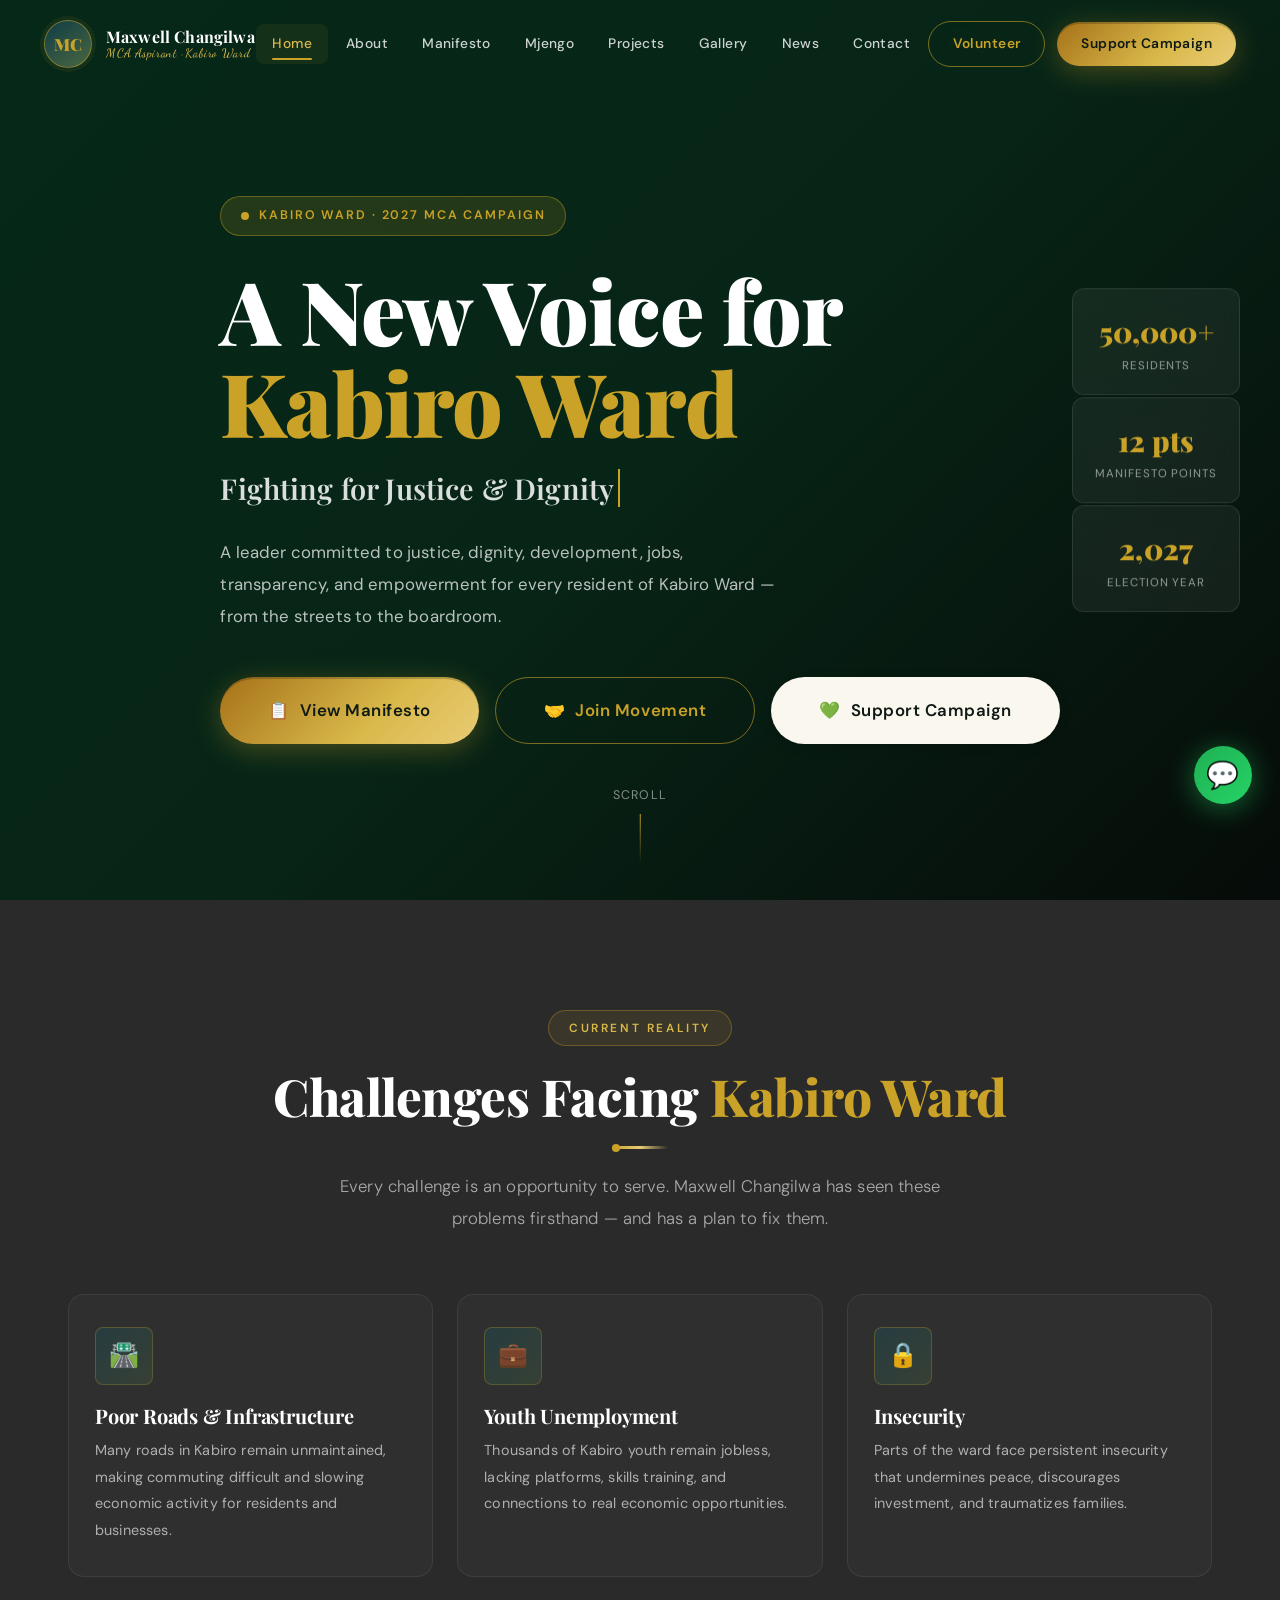
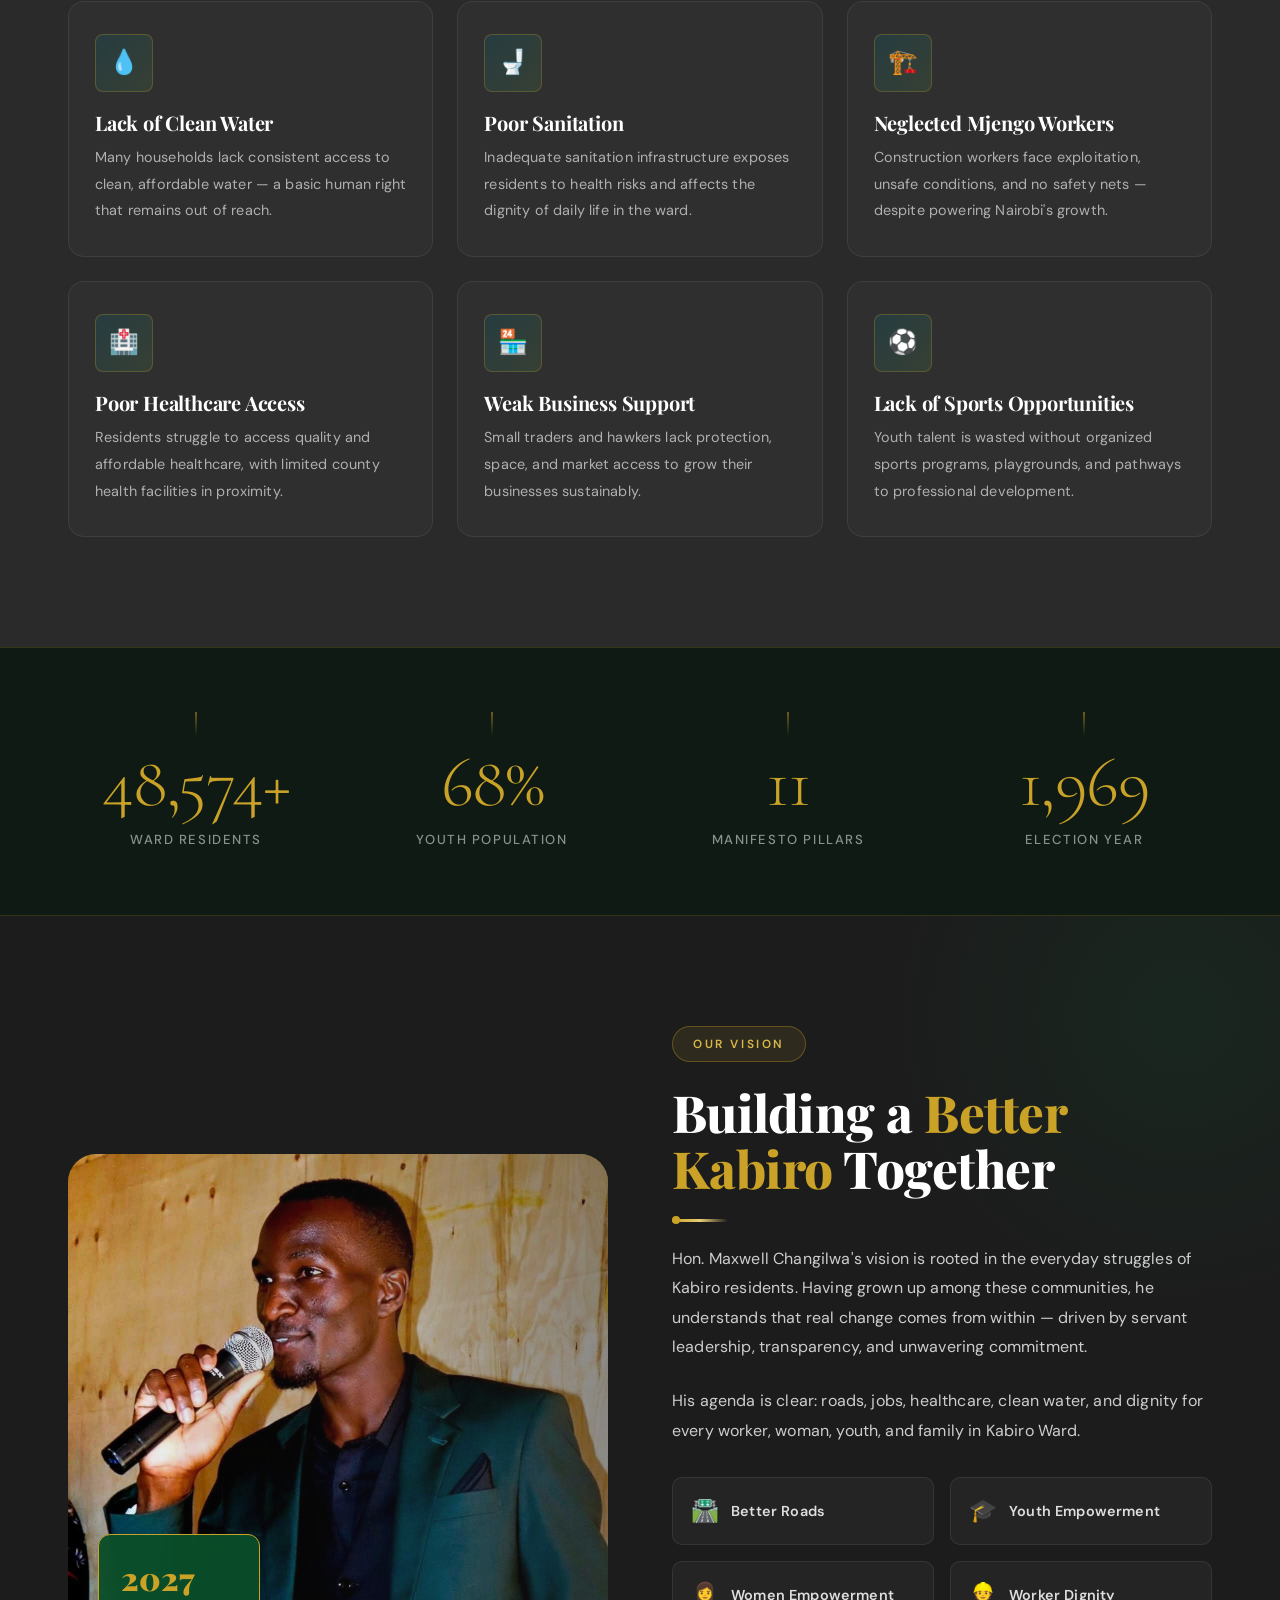
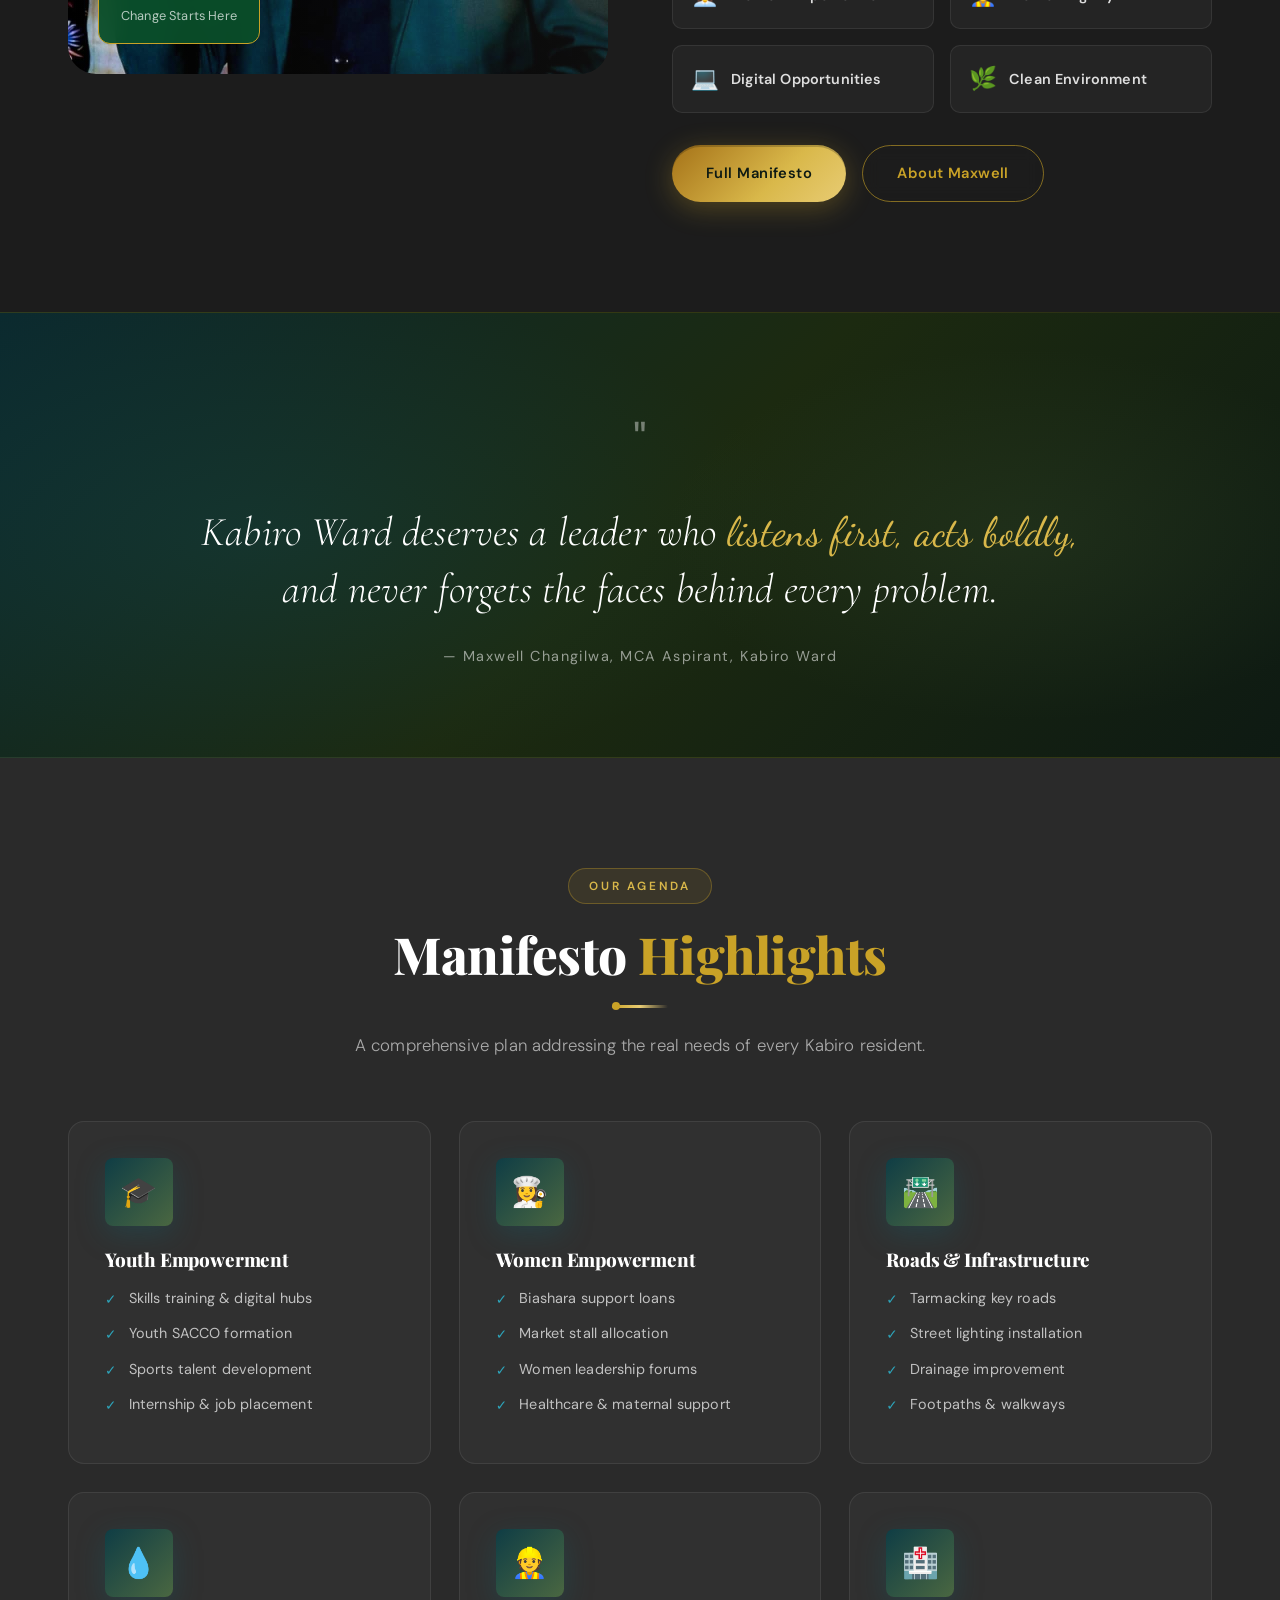
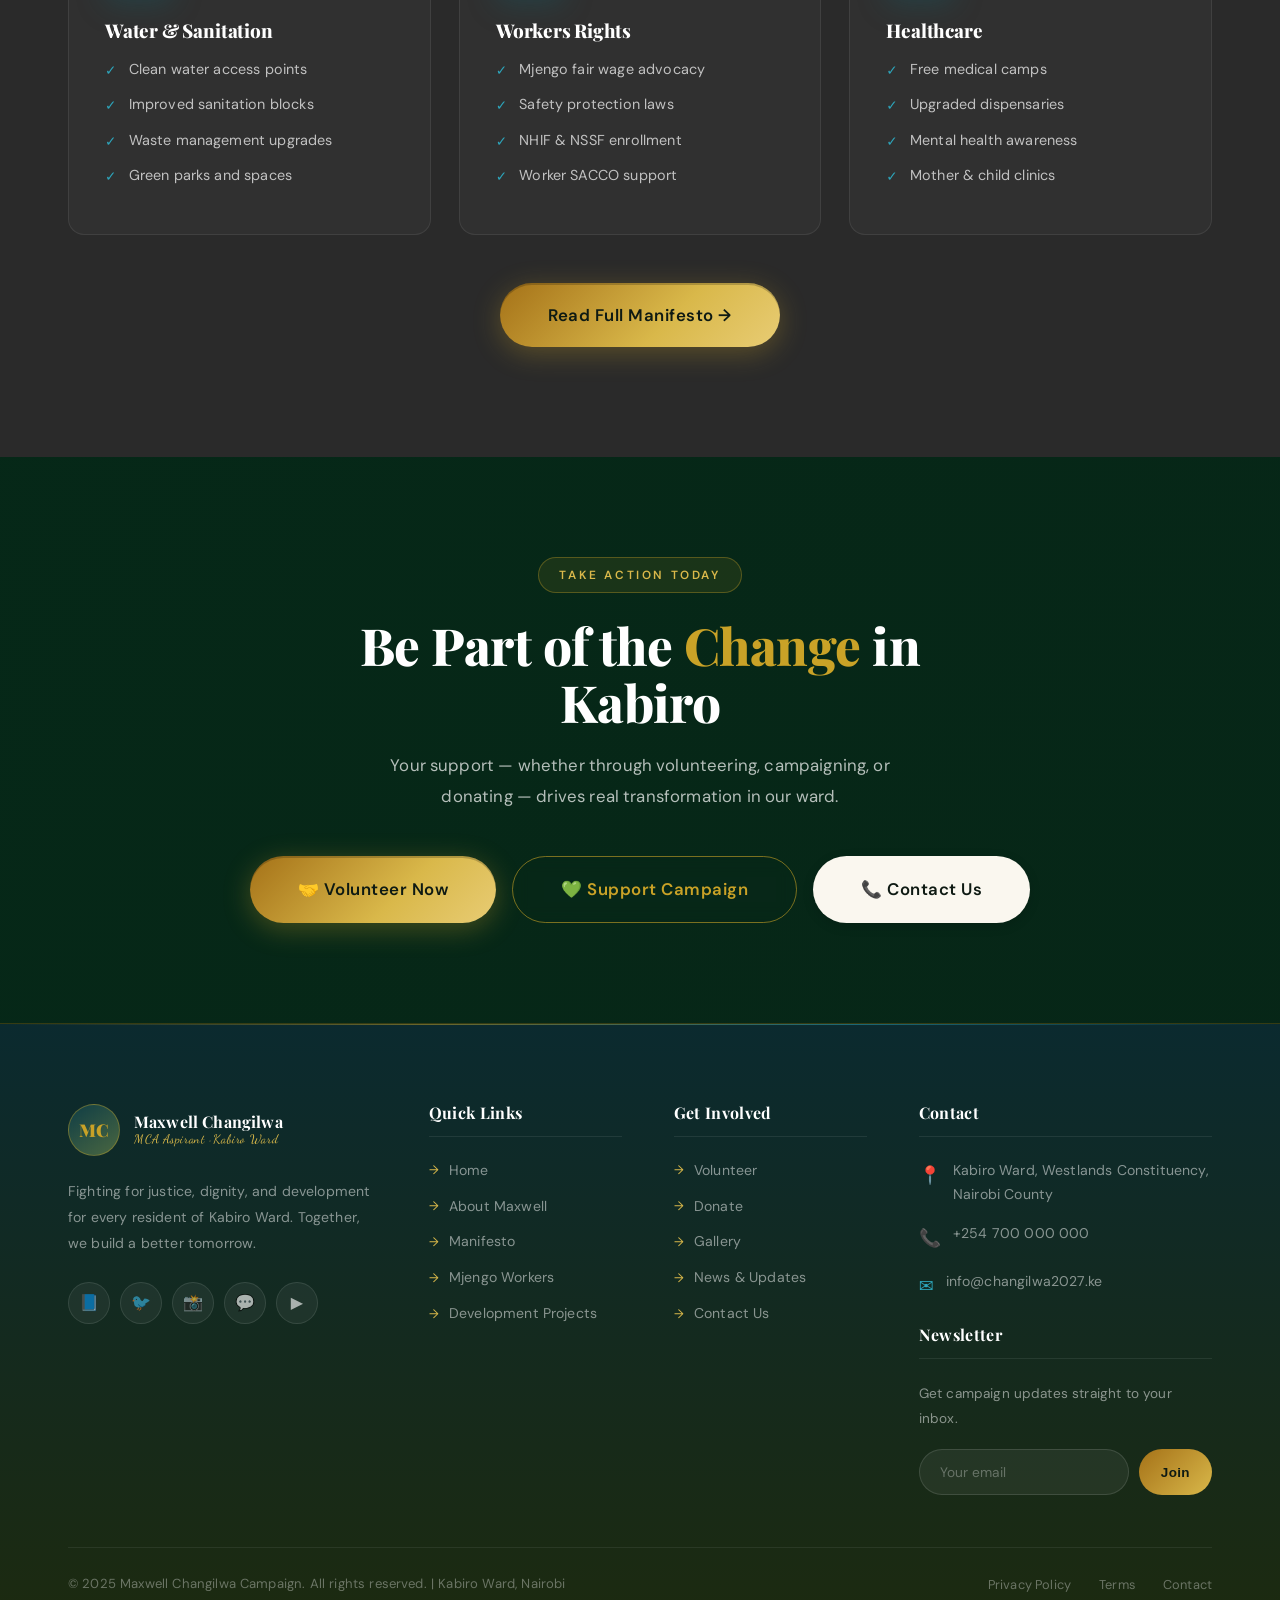
<file: index.html>
<!DOCTYPE html>
<html lang="en">
<head>
  <meta charset="UTF-8" />
  <meta name="viewport" content="width=device-width, initial-scale=1.0" />
  <meta name="description" content="Hon. Maxwell Changilwa — MCA Aspirant for Kabiro Ward. A new voice for justice, development, and dignity." />
  <title>Maxwell Changilwa — MCA Aspirant | Kabiro Ward</title>
  <link rel="stylesheet" href="main.css" />
  <link rel="preconnect" href="https://fonts.googleapis.com" />
  <style>
    /* ===== HERO ===== */
    .hero {
      position: relative;
      min-height: 100vh;
      display: flex;
      align-items: center;
      overflow: hidden;
    }
    .hero-bg {
      position: absolute;
      inset: 0;
      background: url('https://images.unsplash.com/photo-1506744038136-46273834b3fb?w=1800&q=80') center/cover no-repeat;
    }
    .hero-bg::after {
      content: '';
      position: absolute;
      inset: 0;
      background: linear-gradient(135deg, rgba(5,41,24,0.94) 0%, rgba(5,41,24,0.75) 50%, rgba(0,0,0,0.55) 100%);
    }
    .hero-content {
      position: relative;
      z-index: 2;
      padding-top: 120px;
      padding-bottom: 80px;
    }
    .hero-tag {
      display: inline-flex;
      align-items: center;
      gap: 10px;
      background: rgba(201,162,39,0.15);
      border: 1px solid rgba(201,162,39,0.4);
      border-radius: 50px;
      padding: 8px 20px;
      margin-bottom: 28px;
      animation: fadeSlideDown 0.8s ease forwards;
    }
    .hero-tag-dot { width: 8px; height: 8px; background: var(--gold); border-radius: 50%; animation: blink 1.4s infinite; }
    @keyframes blink { 0%,100%{opacity:1} 50%{opacity:0.3} }
    .hero-tag-text {
      font-family: var(--font-accent);
      font-size: 0.78rem;
      font-weight: 600;
      letter-spacing: 0.15em;
      text-transform: uppercase;
      color: var(--gold);
    }
    @keyframes fadeSlideDown {
      from { opacity: 0; transform: translateY(-20px); }
      to { opacity: 1; transform: translateY(0); }
    }
    .hero-title {
      font-family: var(--font-heading);
      font-weight: 900;
      font-size: clamp(2.6rem, 7vw, 5.5rem);
      color: var(--white);
      line-height: 1.05;
      margin-bottom: 16px;
      animation: fadeSlideUp 0.9s 0.2s ease forwards;
      opacity: 0;
    }
    .hero-title .accent { color: var(--gold); display: block; }
    @keyframes fadeSlideUp {
      from { opacity: 0; transform: translateY(30px); }
      to { opacity: 1; transform: translateY(0); }
    }
    .hero-typing-wrap {
      font-family: var(--font-heading);
      font-size: clamp(1.2rem, 2.5vw, 1.8rem);
      font-weight: 600;
      color: rgba(255,255,255,0.85);
      margin-bottom: 24px;
      animation: fadeSlideUp 0.9s 0.35s ease forwards;
      opacity: 0;
      min-height: 40px;
    }
    .hero-subtitle {
      font-size: 1.05rem;
      color: rgba(255,255,255,0.72);
      max-width: 560px;
      line-height: 1.9;
      margin-bottom: 44px;
      animation: fadeSlideUp 0.9s 0.45s ease forwards;
      opacity: 0;
    }
    .hero-cta {
      display: flex;
      gap: 16px;
      flex-wrap: wrap;
      animation: fadeSlideUp 0.9s 0.55s ease forwards;
      opacity: 0;
    }
    .hero-scroll {
      position: absolute;
      bottom: 36px; left: 50%;
      transform: translateX(-50%);
      z-index: 3;
      display: flex;
      flex-direction: column;
      align-items: center;
      gap: 8px;
      color: rgba(255,255,255,0.5);
      font-size: 0.78rem;
      letter-spacing: 0.1em;
      text-transform: uppercase;
      animation: fadeIn 1.5s 1s ease forwards;
      opacity: 0;
    }
    .hero-scroll-line {
      width: 1px;
      height: 50px;
      background: linear-gradient(to bottom, var(--gold), transparent);
      animation: scrollPulse 2s infinite;
    }
    @keyframes scrollPulse {
      0%,100%{ transform: scaleY(1); opacity: 1; }
      50%{ transform: scaleY(0.6); opacity: 0.5; }
    }
    @keyframes fadeIn { from{opacity:0} to{opacity:1} }

    /* Hero Stats */
    .hero-stats {
      position: absolute;
      right: 0; top: 50%;
      transform: translateY(-50%);
      display: flex;
      flex-direction: column;
      gap: 2px;
      padding-right: 40px;
      z-index: 2;
    }
    .hero-stat-item {
      background: rgba(255,255,255,0.06);
      backdrop-filter: blur(12px);
      border: 1px solid rgba(255,255,255,0.1);
      border-radius: 12px;
      padding: 18px 22px;
      text-align: center;
      animation: fadeSlideUp 0.9s ease forwards;
      opacity: 0;
    }
    .hero-stat-item:nth-child(1) { animation-delay: 0.7s; }
    .hero-stat-item:nth-child(2) { animation-delay: 0.85s; }
    .hero-stat-item:nth-child(3) { animation-delay: 1s; }
    .hero-stat-num {
      font-family: var(--font-heading);
      font-size: 1.8rem;
      font-weight: 900;
      color: var(--gold);
    }
    .hero-stat-lbl {
      font-size: 0.72rem;
      color: rgba(255,255,255,0.55);
      text-transform: uppercase;
      letter-spacing: 0.08em;
    }

    /* Challenges */
    .challenges-section { background: var(--charcoal-mid); }
    .challenges-grid {
      display: grid;
      grid-template-columns: repeat(3, 1fr);
      gap: 24px;
    }

    /* Vision */
    .vision-section { background: var(--charcoal); position: relative; overflow: hidden; }
    .vision-section::before {
      content: '';
      position: absolute;
      top: -200px; right: -200px;
      width: 600px; height: 600px;
      border-radius: 50%;
      background: radial-gradient(circle, rgba(10,79,42,0.2) 0%, transparent 70%);
      pointer-events: none;
    }
    .vision-image-wrap {
      border-radius: var(--radius-lg);
      overflow: hidden;
      height: 520px;
      position: relative;
    }
    .vision-image-wrap img { width: 100%; height: 100%; object-fit: cover; }
    .vision-image-wrap::after {
      content: '';
      position: absolute;
      inset: 0;
      background: linear-gradient(to right, transparent, rgba(26,26,26,0.5));
    }
    .vision-badge {
      position: absolute;
      bottom: 30px;
      left: 30px;
      background: rgba(10,79,42,0.95);
      border: 1px solid var(--gold);
      border-radius: 12px;
      padding: 16px 22px;
      z-index: 2;
      backdrop-filter: blur(10px);
    }
    .vision-badge-num {
      font-family: var(--font-heading);
      font-size: 2rem;
      font-weight: 900;
      color: var(--gold);
    }
    .vision-badge-lbl { font-size: 0.8rem; color: rgba(255,255,255,0.7); }
    .vision-pillars { display: grid; grid-template-columns: 1fr 1fr; gap: 16px; margin-top: 32px; }
    .vision-pillar {
      display: flex;
      align-items: center;
      gap: 12px;
      padding: 14px 18px;
      background: rgba(255,255,255,0.04);
      border: 1px solid rgba(255,255,255,0.08);
      border-radius: 10px;
      transition: var(--transition-fast);
    }
    .vision-pillar:hover { border-color: rgba(201,162,39,0.3); background: rgba(201,162,39,0.06); }
    .vision-pillar-icon { font-size: 1.4rem; flex-shrink: 0; }
    .vision-pillar-text { font-size: 0.9rem; font-weight: 600; color: rgba(255,255,255,0.85); }

    /* Stats Band */
    .stats-band {
      background: linear-gradient(135deg, var(--green-primary), var(--green-dark));
      border-top: 1px solid rgba(201,162,39,0.2);
      border-bottom: 1px solid rgba(201,162,39,0.2);
      padding: 64px 0;
    }
    .stats-grid { display: grid; grid-template-columns: repeat(4, 1fr); gap: 40px; }
    .stats-divider {
      width: 1px;
      background: rgba(255,255,255,0.12);
      align-self: stretch;
    }

    /* Manifesto preview */
    .manifesto-preview { background: var(--charcoal-mid); }

    /* CTA Banner */
    .cta-banner {
      background: url('https://images.unsplash.com/photo-1529156069898-49953e39b3ac?w=1800&q=80') center/cover no-repeat;
      position: relative;
    }
    .cta-banner::after {
      content: '';
      position: absolute;
      inset: 0;
      background: linear-gradient(135deg, rgba(5,41,24,0.93) 0%, rgba(5,41,24,0.82) 100%);
    }
    .cta-banner-content { position: relative; z-index: 2; text-align: center; padding: 100px 0; }

    @media (max-width: 1024px) {
      .hero-stats { display: none; }
      .challenges-grid { grid-template-columns: repeat(2, 1fr); }
      .stats-grid { grid-template-columns: repeat(2, 1fr); gap: 32px; }
    }
    @media (max-width: 768px) {
      .challenges-grid { grid-template-columns: 1fr; }
      .vision-pillars { grid-template-columns: 1fr; }
      .hero-cta { flex-direction: column; max-width: 280px; }
      .hero-cta .btn { justify-content: center; }
    }
    @media (max-width: 480px) {
      .stats-grid { grid-template-columns: 1fr 1fr; gap: 24px; }
    }
  </style>
</head>
<body>

<!-- ===== NAVBAR ===== -->
<nav class="navbar" id="navbar" data-transparent="true">
  <div class="nav-inner">
    <a href="index.html" class="nav-logo">
      <div class="nav-logo-badge">MC</div>
      <div class="nav-logo-text">
        <span class="nav-logo-name">Maxwell Changilwa</span>
        <span class="nav-logo-sub">MCA Aspirant · Kabiro Ward</span>
      </div>
    </a>
    <div class="nav-links">
      <a href="index.html" class="active">Home</a>
      <a href="about.html">About</a>
      <a href="manifesto.html">Manifesto</a>
      <a href="mjengo-workers.html">Mjengo</a>
      <a href="projects.html">Projects</a>
      <a href="gallery.html">Gallery</a>
      <a href="news.html">News</a>
      <a href="contact.html">Contact</a>
    </div>
    <div class="nav-cta">
      <a href="volunteer.html" class="btn btn-outline btn-sm">Volunteer</a>
      <a href="donate.html" class="btn btn-primary btn-sm">Support Campaign</a>
    </div>
    <button class="nav-toggle" id="navToggle" aria-label="Toggle menu">
      <span></span><span></span><span></span>
    </button>
  </div>
</nav>

<!-- Mobile Menu -->
<div class="mobile-menu" id="mobileMenu">
  <a href="index.html">Home</a>
  <a href="about.html">About</a>
  <a href="manifesto.html">Manifesto</a>
  <a href="mjengo-workers.html">Mjengo Workers</a>
  <a href="projects.html">Projects</a>
  <a href="gallery.html">Gallery</a>
  <a href="news.html">News</a>
  <a href="contact.html">Contact</a>
  <div class="mobile-menu-cta">
    <a href="volunteer.html" class="btn btn-outline">Volunteer</a>
    <a href="donate.html" class="btn btn-primary">Support Campaign</a>
  </div>
</div>

<!-- ===== HERO ===== -->
<section class="hero">
  <div class="hero-bg"></div>
  <div class="container hero-content">
    <div class="hero-tag">
      <div class="hero-tag-dot"></div>
      <span class="hero-tag-text">Kabiro Ward · 2027 MCA Campaign</span>
    </div>
    <h1 class="hero-title">
      A New Voice for
      <span class="accent">Kabiro Ward</span>
    </h1>
    <div class="hero-typing-wrap">
      Fighting for <span class="typing-text" data-typing='["Justice & Dignity", "Youth Empowerment", "Workers Rights", "Better Roads", "Clean Water", "Real Leadership"]'>Justice & Dignity</span>
    </div>
    <p class="hero-subtitle">
      A leader committed to justice, dignity, development, jobs, transparency, and empowerment for every resident of Kabiro Ward — from the streets to the boardroom.
    </p>
    <div class="hero-cta">
      <a href="manifesto.html" class="btn btn-primary btn-lg">
        <span>📋</span> View Manifesto
      </a>
      <a href="volunteer.html" class="btn btn-outline btn-lg">
        <span>🤝</span> Join Movement
      </a>
      <a href="donate.html" class="btn btn-white btn-lg">
        <span>💚</span> Support Campaign
      </a>
    </div>
  </div>

  <!-- Side Stats -->
  <div class="hero-stats">
    <div class="hero-stat-item">
      <div class="hero-stat-num" data-count="50000" data-suffix="+">0+</div>
      <div class="hero-stat-lbl">Residents</div>
    </div>
    <div class="hero-stat-item">
      <div class="hero-stat-num" data-count="12" data-suffix=" pts">0</div>
      <div class="hero-stat-lbl">Manifesto Points</div>
    </div>
    <div class="hero-stat-item">
      <div class="hero-stat-num" data-count="2027">0</div>
      <div class="hero-stat-lbl">Election Year</div>
    </div>
  </div>

  <div class="hero-scroll">
    <span>Scroll</span>
    <div class="hero-scroll-line"></div>
  </div>
</section>

<!-- ===== CHALLENGES SECTION ===== -->
<section class="section-pad challenges-section">
  <div class="container">
    <div class="section-title-block centered reveal">
      <div class="section-label">Current Reality</div>
      <h2 class="section-title">Challenges Facing <span>Kabiro Ward</span></h2>
      <div class="gold-divider centered"></div>
      <p class="section-subtitle">Every challenge is an opportunity to serve. Maxwell Changilwa has seen these problems firsthand — and has a plan to fix them.</p>
    </div>
    <div class="challenges-grid">
      <div class="challenge-card reveal">
        <div class="challenge-icon">🛣️</div>
        <h4>Poor Roads & Infrastructure</h4>
        <p>Many roads in Kabiro remain unmaintained, making commuting difficult and slowing economic activity for residents and businesses.</p>
      </div>
      <div class="challenge-card reveal">
        <div class="challenge-icon">💼</div>
        <h4>Youth Unemployment</h4>
        <p>Thousands of Kabiro youth remain jobless, lacking platforms, skills training, and connections to real economic opportunities.</p>
      </div>
      <div class="challenge-card reveal">
        <div class="challenge-icon">🔒</div>
        <h4>Insecurity</h4>
        <p>Parts of the ward face persistent insecurity that undermines peace, discourages investment, and traumatizes families.</p>
      </div>
      <div class="challenge-card reveal">
        <div class="challenge-icon">💧</div>
        <h4>Lack of Clean Water</h4>
        <p>Many households lack consistent access to clean, affordable water — a basic human right that remains out of reach.</p>
      </div>
      <div class="challenge-card reveal">
        <div class="challenge-icon">🚽</div>
        <h4>Poor Sanitation</h4>
        <p>Inadequate sanitation infrastructure exposes residents to health risks and affects the dignity of daily life in the ward.</p>
      </div>
      <div class="challenge-card reveal">
        <div class="challenge-icon">🏗️</div>
        <h4>Neglected Mjengo Workers</h4>
        <p>Construction workers face exploitation, unsafe conditions, and no safety nets — despite powering Nairobi's growth.</p>
      </div>
      <div class="challenge-card reveal">
        <div class="challenge-icon">🏥</div>
        <h4>Poor Healthcare Access</h4>
        <p>Residents struggle to access quality and affordable healthcare, with limited county health facilities in proximity.</p>
      </div>
      <div class="challenge-card reveal">
        <div class="challenge-icon">🏪</div>
        <h4>Weak Business Support</h4>
        <p>Small traders and hawkers lack protection, space, and market access to grow their businesses sustainably.</p>
      </div>
      <div class="challenge-card reveal">
        <div class="challenge-icon">⚽</div>
        <h4>Lack of Sports Opportunities</h4>
        <p>Youth talent is wasted without organized sports programs, playgrounds, and pathways to professional development.</p>
      </div>
    </div>
  </div>
</section>

<!-- ===== STATS BAND ===== -->
<section class="stats-band">
  <div class="container">
    <div class="stats-grid">
      <div class="stat-block reveal">
        <div class="stat-number" data-count="50000" data-suffix="+">0+</div>
        <div class="stat-label">Ward Residents</div>
      </div>
      <div class="stat-block reveal">
        <div class="stat-number" data-count="70" data-suffix="%">0%</div>
        <div class="stat-label">Youth Population</div>
      </div>
      <div class="stat-block reveal">
        <div class="stat-number" data-count="12">0</div>
        <div class="stat-label">Manifesto Pillars</div>
      </div>
      <div class="stat-block reveal">
        <div class="stat-number" data-count="2027">0</div>
        <div class="stat-label">Election Year</div>
      </div>
    </div>
  </div>
</section>

<!-- ===== VISION SECTION ===== -->
<section class="section-pad vision-section">
  <div class="container">
    <div class="grid-2" style="align-items:center; gap:64px;">
      <div class="reveal from-left">
        <div class="vision-image-wrap">
          <img src="WhatsApp Image 2026-05-12 at 07.54.26.jpeg" alt="Community leadership" loading="lazy" />
          <div class="vision-badge">
            <div class="vision-badge-num">2027</div>
            <div class="vision-badge-lbl">Change Starts Here</div>
          </div>
        </div>
      </div>
      <div class="reveal from-right">
        <div class="section-label">Our Vision</div>
        <h2 class="section-title">Building a <span>Better Kabiro</span> Together</h2>
        <div class="gold-divider"></div>
        <p style="margin-bottom:24px;">Hon. Maxwell Changilwa's vision is rooted in the everyday struggles of Kabiro residents. Having grown up among these communities, he understands that real change comes from within — driven by servant leadership, transparency, and unwavering commitment.</p>
        <p>His agenda is clear: roads, jobs, healthcare, clean water, and dignity for every worker, woman, youth, and family in Kabiro Ward.</p>
        <div class="vision-pillars">
          <div class="vision-pillar"><span class="vision-pillar-icon">🛣️</span><span class="vision-pillar-text">Better Roads</span></div>
          <div class="vision-pillar"><span class="vision-pillar-icon">🎓</span><span class="vision-pillar-text">Youth Empowerment</span></div>
          <div class="vision-pillar"><span class="vision-pillar-icon">👩‍💼</span><span class="vision-pillar-text">Women Empowerment</span></div>
          <div class="vision-pillar"><span class="vision-pillar-icon">👷</span><span class="vision-pillar-text">Worker Dignity</span></div>
          <div class="vision-pillar"><span class="vision-pillar-icon">💻</span><span class="vision-pillar-text">Digital Opportunities</span></div>
          <div class="vision-pillar"><span class="vision-pillar-icon">🌿</span><span class="vision-pillar-text">Clean Environment</span></div>
        </div>
        <div style="margin-top:32px; display:flex; gap:16px; flex-wrap:wrap;">
          <a href="manifesto.html" class="btn btn-primary">Full Manifesto</a>
          <a href="about.html" class="btn btn-outline">About Maxwell</a>
        </div>
      </div>
    </div>
  </div>
</section>

<!-- ===== QUOTE ===== -->
<section class="quote-section">
  <div class="container">
    <div style="text-align:center;" class="reveal">
      <div style="font-size:3rem; margin-bottom:20px; opacity:0.4;">"</div>
      <p class="quote-text">Kabiro Ward deserves a leader who <em>listens first, acts boldly,</em> and never forgets the faces behind every problem.</p>
      <p class="quote-author" style="margin-top:20px; color:rgba(255,255,255,0.55);">— Maxwell Changilwa, MCA Aspirant, Kabiro Ward</p>
    </div>
  </div>
</section>

<!-- ===== MANIFESTO PREVIEW ===== -->
<section class="section-pad manifesto-preview">
  <div class="container">
    <div class="section-title-block centered reveal">
      <div class="section-label">Our Agenda</div>
      <h2 class="section-title">Manifesto <span>Highlights</span></h2>
      <div class="gold-divider centered"></div>
      <p class="section-subtitle">A comprehensive plan addressing the real needs of every Kabiro resident.</p>
    </div>
    <div class="grid-3">
      <div class="manifesto-card reveal">
        <div class="manifesto-icon-wrap">🎓</div>
        <h3>Youth Empowerment</h3>
        <ul>
          <li>Skills training & digital hubs</li>
          <li>Youth SACCO formation</li>
          <li>Sports talent development</li>
          <li>Internship & job placement</li>
        </ul>
      </div>
      <div class="manifesto-card reveal">
        <div class="manifesto-icon-wrap">👩‍🍳</div>
        <h3>Women Empowerment</h3>
        <ul>
          <li>Biashara support loans</li>
          <li>Market stall allocation</li>
          <li>Women leadership forums</li>
          <li>Healthcare & maternal support</li>
        </ul>
      </div>
      <div class="manifesto-card reveal">
        <div class="manifesto-icon-wrap">🛣️</div>
        <h3>Roads & Infrastructure</h3>
        <ul>
          <li>Tarmacking key roads</li>
          <li>Street lighting installation</li>
          <li>Drainage improvement</li>
          <li>Footpaths & walkways</li>
        </ul>
      </div>
      <div class="manifesto-card reveal">
        <div class="manifesto-icon-wrap">💧</div>
        <h3>Water & Sanitation</h3>
        <ul>
          <li>Clean water access points</li>
          <li>Improved sanitation blocks</li>
          <li>Waste management upgrades</li>
          <li>Green parks and spaces</li>
        </ul>
      </div>
      <div class="manifesto-card reveal">
        <div class="manifesto-icon-wrap">👷</div>
        <h3>Workers Rights</h3>
        <ul>
          <li>Mjengo fair wage advocacy</li>
          <li>Safety protection laws</li>
          <li>NHIF & NSSF enrollment</li>
          <li>Worker SACCO support</li>
        </ul>
      </div>
      <div class="manifesto-card reveal">
        <div class="manifesto-icon-wrap">🏥</div>
        <h3>Healthcare</h3>
        <ul>
          <li>Free medical camps</li>
          <li>Upgraded dispensaries</li>
          <li>Mental health awareness</li>
          <li>Mother & child clinics</li>
        </ul>
      </div>
    </div>
    <div style="text-align:center; margin-top:48px;" class="reveal">
      <a href="manifesto.html" class="btn btn-primary btn-lg">Read Full Manifesto →</a>
    </div>
  </div>
</section>

<!-- ===== CTA BANNER ===== -->
<section class="cta-banner">
  <div class="cta-banner-content reveal">
    <div class="section-label" style="margin-bottom:24px;">Take Action Today</div>
    <h2 class="section-title" style="max-width:700px; margin:0 auto 20px;" >Be Part of the <span>Change</span> in Kabiro</h2>
    <p style="color:rgba(255,255,255,0.7); max-width:560px; margin:0 auto 44px; font-size:1.05rem;">Your support — whether through volunteering, campaigning, or donating — drives real transformation in our ward.</p>
    <div style="display:flex; gap:16px; justify-content:center; flex-wrap:wrap;">
      <a href="volunteer.html" class="btn btn-primary btn-lg">🤝 Volunteer Now</a>
      <a href="donate.html" class="btn btn-outline btn-lg">💚 Support Campaign</a>
      <a href="contact.html" class="btn btn-white btn-lg">📞 Contact Us</a>
    </div>
  </div>
</section>

<!-- ===== FOOTER ===== -->
<footer class="footer">
  <div class="footer-main">
    <div class="container">
      <div class="footer-grid">
        <div class="footer-brand">
          <div class="footer-logo">
            <div class="footer-logo-badge">MC</div>
            <div class="nav-logo-text">
              <span class="nav-logo-name">Maxwell Changilwa</span>
              <span class="nav-logo-sub">MCA Aspirant · Kabiro Ward</span>
            </div>
          </div>
          <p class="footer-desc">Fighting for justice, dignity, and development for every resident of Kabiro Ward. Together, we build a better tomorrow.</p>
          <div class="footer-social">
            <a href="#" class="social-icon" title="Facebook">📘</a>
            <a href="#" class="social-icon" title="Twitter/X">🐦</a>
            <a href="#" class="social-icon" title="Instagram">📸</a>
            <a href="https://wa.me/254700000000" class="social-icon" title="WhatsApp">💬</a>
            <a href="#" class="social-icon" title="YouTube">▶️</a>
          </div>
        </div>
        <div>
          <h4 class="footer-heading">Quick Links</h4>
          <div class="footer-links">
            <a href="index.html">Home</a>
            <a href="about.html">About Maxwell</a>
            <a href="manifesto.html">Manifesto</a>
            <a href="mjengo-workers.html">Mjengo Workers</a>
            <a href="projects.html">Development Projects</a>
          </div>
        </div>
        <div>
          <h4 class="footer-heading">Get Involved</h4>
          <div class="footer-links">
            <a href="volunteer.html">Volunteer</a>
            <a href="donate.html">Donate</a>
            <a href="gallery.html">Gallery</a>
            <a href="news.html">News & Updates</a>
            <a href="contact.html">Contact Us</a>
          </div>
        </div>
        <div>
          <h4 class="footer-heading">Contact</h4>
          <div class="footer-contact-item">
            <span class="footer-contact-icon">📍</span>
            <span>Kabiro Ward, Westlands Constituency, Nairobi County</span>
          </div>
          <div class="footer-contact-item">
            <span class="footer-contact-icon">📞</span>
            <span>+254 700 000 000</span>
          </div>
          <div class="footer-contact-item">
            <span class="footer-contact-icon">✉️</span>
            <span>info@changilwa2027.ke</span>
          </div>
          <h4 class="footer-heading" style="margin-top:24px;">Newsletter</h4>
          <p style="font-size:0.85rem; color:rgba(255,255,255,0.5); margin-bottom:0;">Get campaign updates straight to your inbox.</p>
          <form class="newsletter-form" id="newsletterForm">
            <input class="newsletter-input" type="email" placeholder="Your email" required />
            <button class="newsletter-btn" type="submit">Join</button>
          </form>
        </div>
      </div>
    </div>
  </div>
  <div class="container">
    <div class="footer-bottom">
      <p class="footer-bottom-text">© 2025 Maxwell Changilwa Campaign. All rights reserved. | Kabiro Ward, Nairobi</p>
      <div class="footer-bottom-links">
        <a href="#">Privacy Policy</a>
        <a href="#">Terms</a>
        <a href="contact.html">Contact</a>
      </div>
    </div>
  </div>
</footer>

<!-- Floating WhatsApp -->
<a href="https://wa.me/254700000000?text=Hello%20Maxwell%2C%20I%20want%20to%20support%20the%20campaign!" class="whatsapp-float" title="Chat on WhatsApp">💬</a>

<!-- Scroll to Top -->
<button class="scroll-top" id="scrollTop" aria-label="Scroll to top">↑</button>

<script src="script.js"></script>
</body>
</html>
</file>
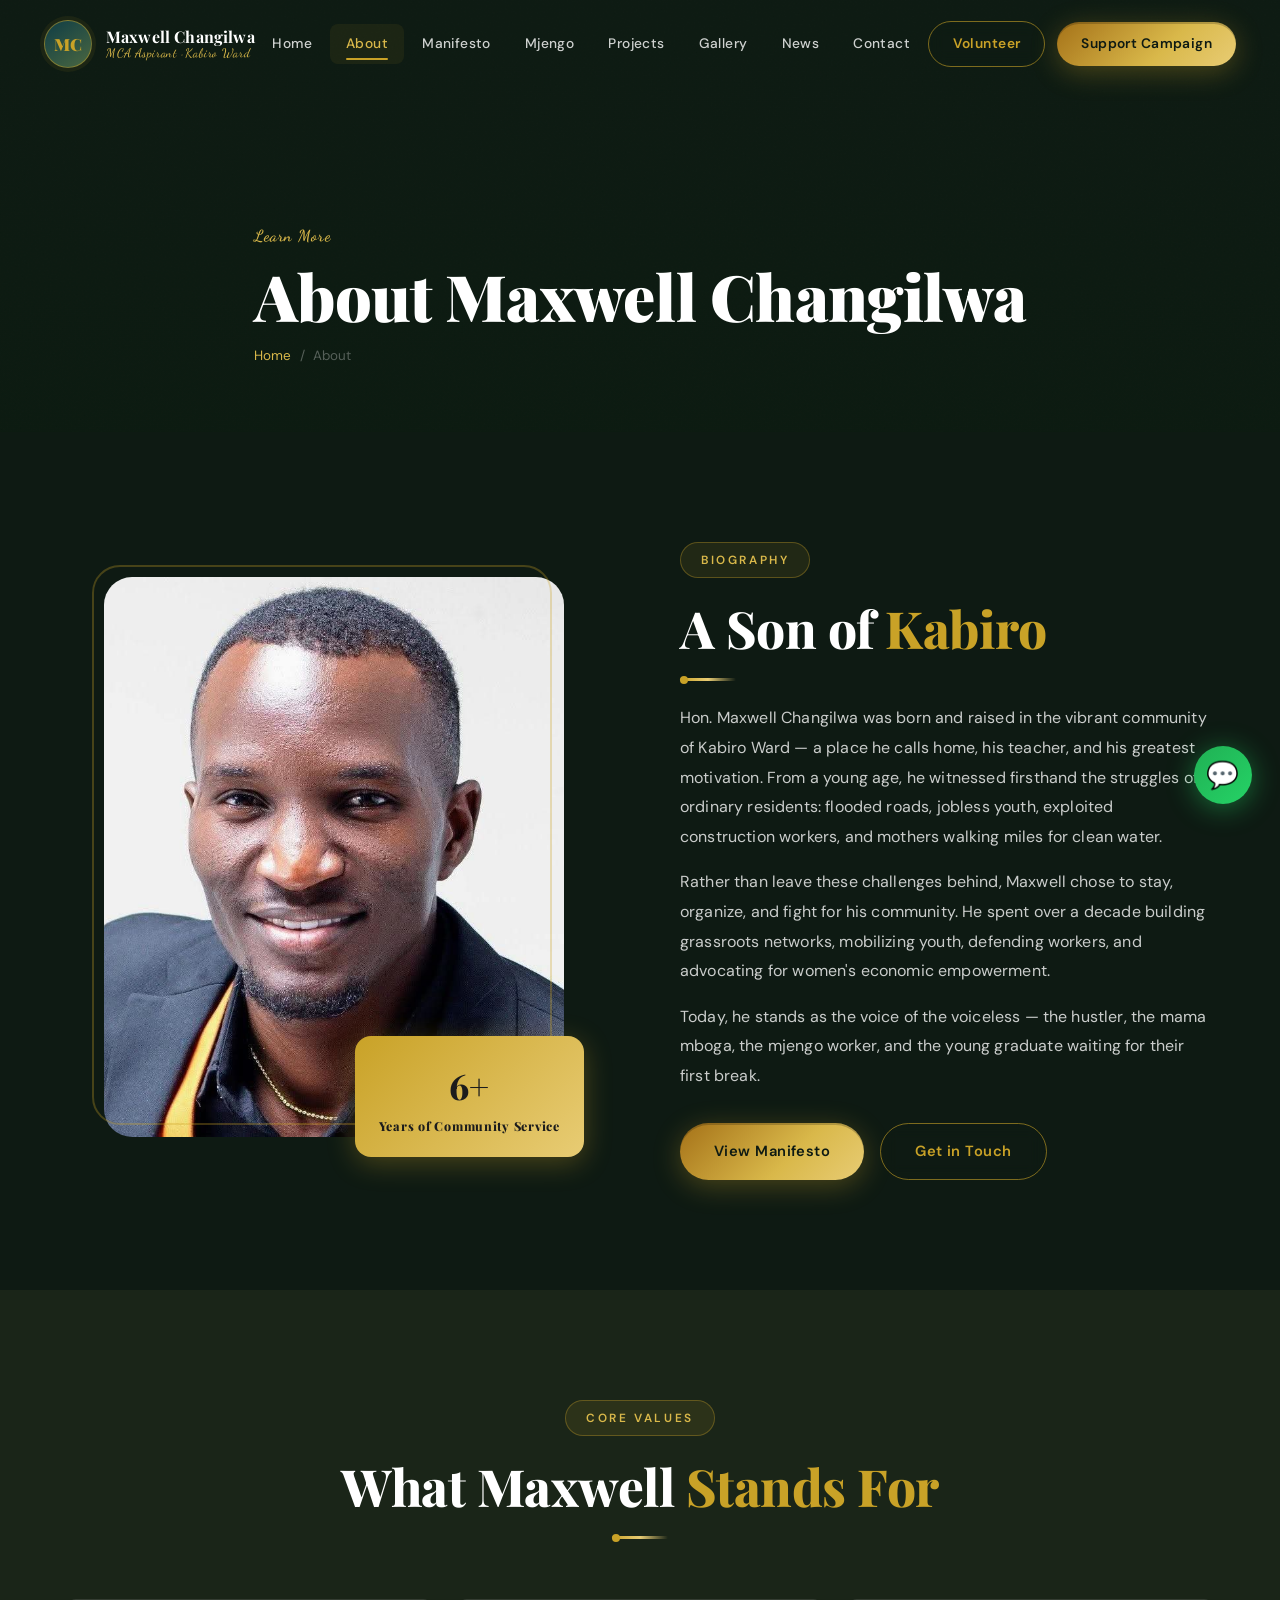
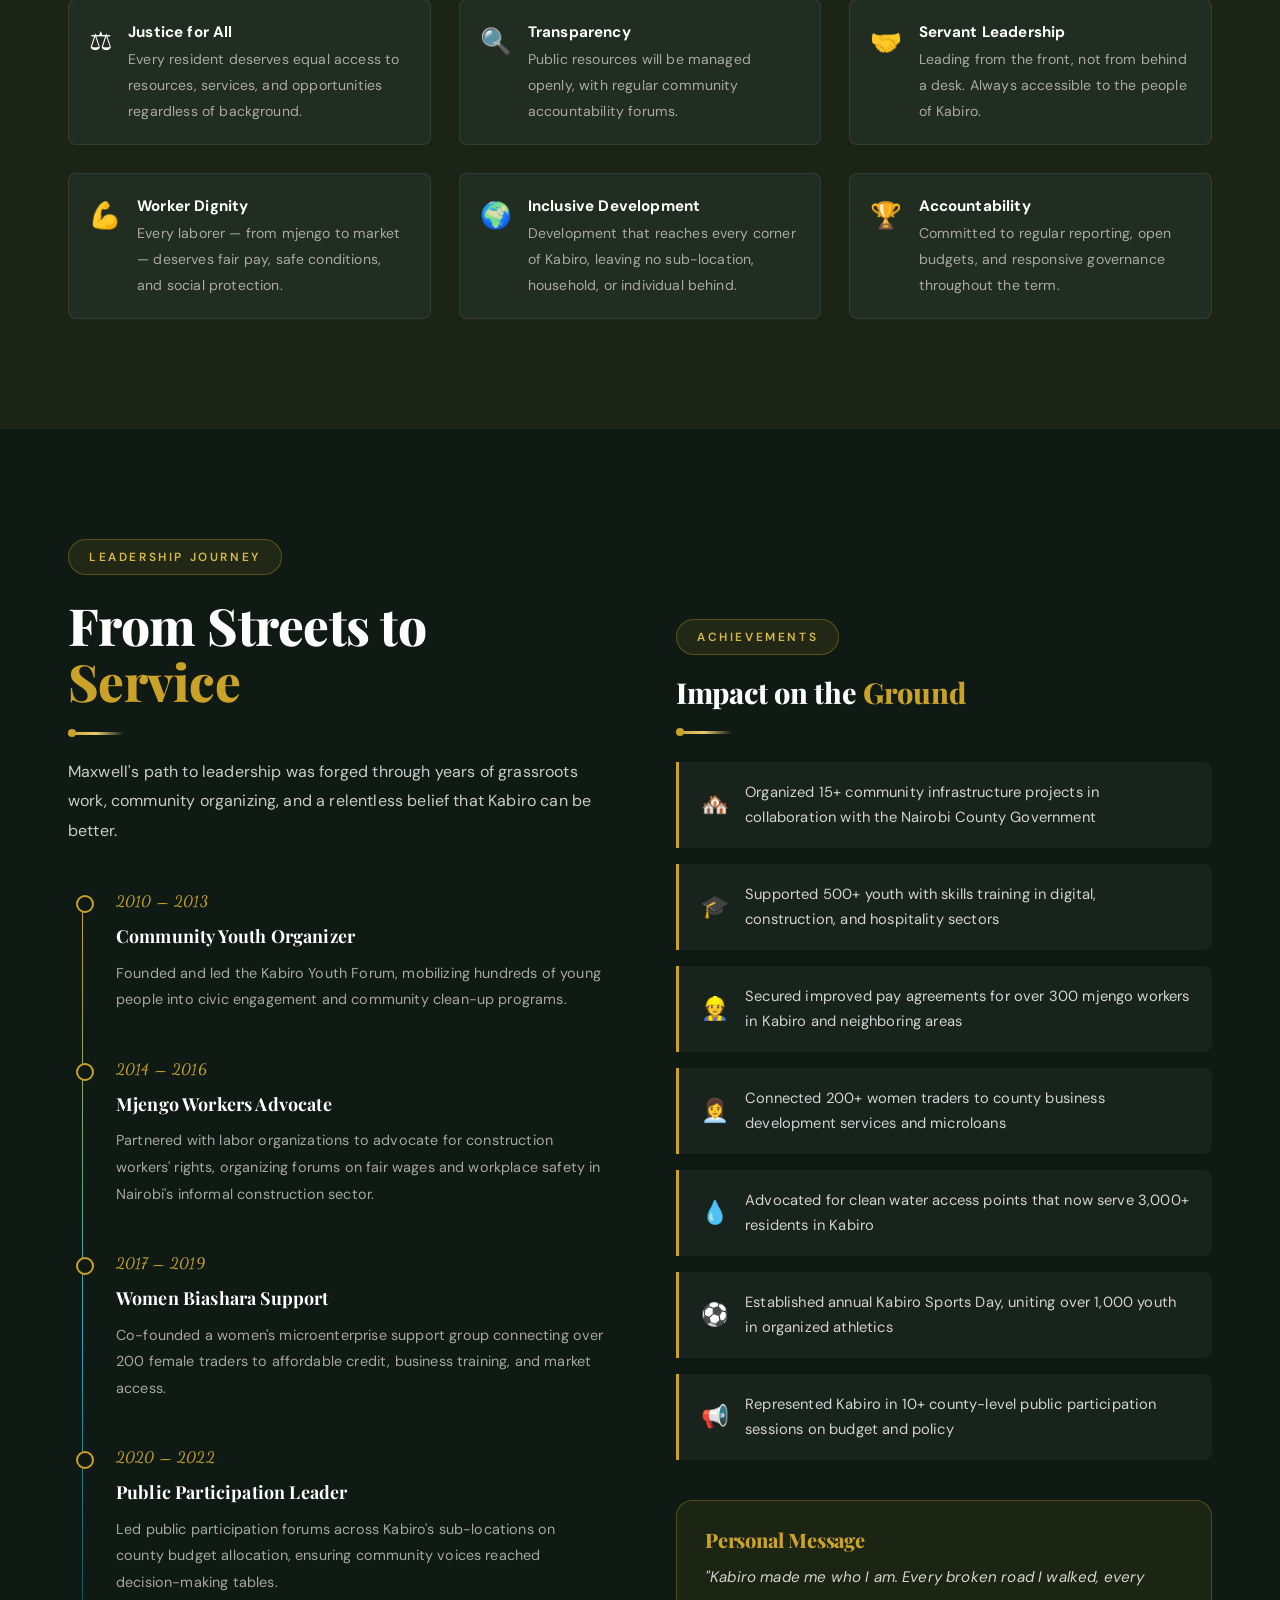
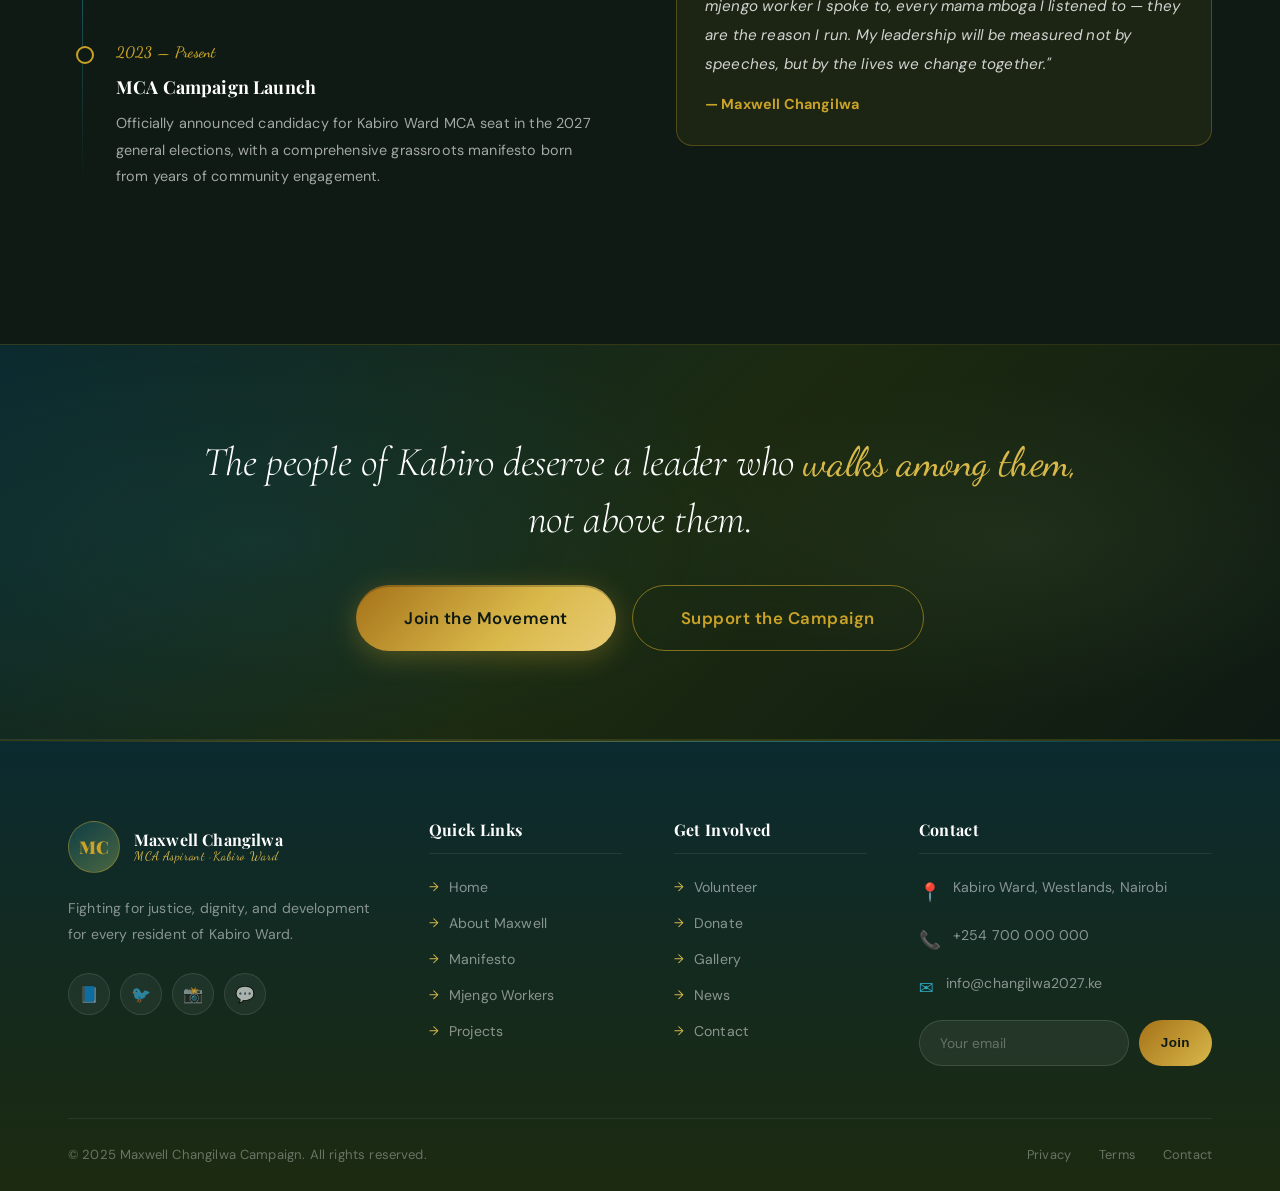
<file: about.html>
<!DOCTYPE html>
<html lang="en">
<head>
  <meta charset="UTF-8" />
  <meta name="viewport" content="width=device-width, initial-scale=1.0" />
  <title>About Maxwell Changilwa — MCA Aspirant | Kabiro Ward</title>
  <link rel="stylesheet" href="main.css" />
  <link rel="preconnect" href="https://fonts.googleapis.com" />
  <style>
    .about-hero-bg { background: url('https://images.unsplash.com/photo-1531123897727-8f129e1688ce?w=1800&q=80') center 30%/cover; }
    .profile-img-wrap {
      position: relative;
      display: inline-block;
    }
    .profile-img {
      width: 100%;
      max-width: 460px;
      height: 560px;
      object-fit: cover;
      border-radius: var(--radius-lg);
      display: block;
    }
    .profile-badge {
      position: absolute;
      bottom: -20px; right: -20px;
      background: linear-gradient(135deg, var(--gold), var(--gold-light));
      color: var(--charcoal);
      border-radius: var(--radius-md);
      padding: 20px 24px;
      font-family: var(--font-heading);
      font-weight: 800;
      text-align: center;
      box-shadow: var(--shadow-gold);
    }
    .profile-badge-num { font-size: 2.2rem; }
    .profile-badge-lbl { font-size: 0.78rem; letter-spacing: 0.06em; }
    .profile-frame {
      position: absolute;
      top: -12px; left: -12px; right: 12px; bottom: 12px;
      border: 2px solid rgba(201,162,39,0.3);
      border-radius: var(--radius-lg);
      pointer-events: none;
    }
    .value-card {
      display: flex;
      align-items: flex-start;
      gap: 16px;
      padding: 20px;
      background: rgba(255,255,255,0.04);
      border: 1px solid rgba(255,255,255,0.08);
      border-radius: var(--radius-sm);
      transition: var(--transition-fast);
    }
    .value-card:hover { border-color: rgba(201,162,39,0.3); }
    .value-icon { font-size: 1.6rem; flex-shrink: 0; }
    .value-title { font-weight: 700; color: var(--white); font-size: 0.95rem; }
    .value-desc { font-size: 0.88rem; color: rgba(255,255,255,0.6); }
    .achievements-list { display: flex; flex-direction: column; gap: 16px; }
    .achievement-item {
      display: flex;
      align-items: center;
      gap: 16px;
      padding: 18px 22px;
      background: rgba(255,255,255,0.04);
      border-left: 3px solid var(--gold);
      border-radius: 0 var(--radius-sm) var(--radius-sm) 0;
    }
    .achievement-icon { font-size: 1.4rem; }
    .achievement-text { font-size: 0.92rem; color: rgba(255,255,255,0.8); }
  </style>
</head>
<body>

<nav class="navbar scrolled" id="navbar">
  <div class="nav-inner">
    <a href="index.html" class="nav-logo">
      <div class="nav-logo-badge">MC</div>
      <div class="nav-logo-text">
        <span class="nav-logo-name">Maxwell Changilwa</span>
        <span class="nav-logo-sub">MCA Aspirant · Kabiro Ward</span>
      </div>
    </a>
    <div class="nav-links">
      <a href="index.html">Home</a>
      <a href="about.html" class="active">About</a>
      <a href="manifesto.html">Manifesto</a>
      <a href="mjengo-workers.html">Mjengo</a>
      <a href="projects.html">Projects</a>
      <a href="gallery.html">Gallery</a>
      <a href="news.html">News</a>
      <a href="contact.html">Contact</a>
    </div>
    <div class="nav-cta">
      <a href="volunteer.html" class="btn btn-outline btn-sm">Volunteer</a>
      <a href="donate.html" class="btn btn-primary btn-sm">Support Campaign</a>
    </div>
    <button class="nav-toggle" id="navToggle"><span></span><span></span><span></span></button>
  </div>
</nav>
<div class="mobile-menu" id="mobileMenu">
  <a href="index.html">Home</a><a href="about.html">About</a><a href="manifesto.html">Manifesto</a>
  <a href="mjengo-workers.html">Mjengo Workers</a><a href="projects.html">Projects</a>
  <a href="gallery.html">Gallery</a><a href="news.html">News</a><a href="contact.html">Contact</a>
  <div class="mobile-menu-cta">
    <a href="volunteer.html" class="btn btn-outline">Volunteer</a>
    <a href="donate.html" class="btn btn-primary">Support Campaign</a>
  </div>
</div>

<!-- Page Hero -->
<div class="page-hero">
  <div class="page-hero-bg about-hero-bg"></div>
  <div class="container page-hero-content">
    <p class="page-hero-label">Learn More</p>
    <h1 class="page-hero-title">About Maxwell Changilwa</h1>
    <div class="breadcrumb">
      <a href="index.html">Home</a>
      <span>/</span>
      <span>About</span>
    </div>
  </div>
</div>

<!-- ===== BIO SECTION ===== -->
<section class="section-pad bg-dark">
  <div class="container">
    <div class="grid-2" style="gap:80px; align-items:center;">
      <div class="reveal from-left" style="text-align:center;">
        <div class="profile-img-wrap">
          <div class="profile-frame"></div>
          <img class="profile-img" src="WhatsApp Image 2026-05-12 at 07.54.27.jpeg" alt="Maxwell Changilwa" loading="lazy" />
          <div class="profile-badge">
            <div class="profile-badge-num">6+</div>
            <div class="profile-badge-lbl">Years of Community Service</div>
          </div>
        </div>
      </div>
      <div class="reveal from-right">
        <div class="section-label">Biography</div>
        <h2 class="section-title">A Son of <span>Kabiro</span></h2>
        <div class="gold-divider"></div>
        <p style="margin-bottom:16px;">Hon. Maxwell Changilwa was born and raised in the vibrant community of Kabiro Ward — a place he calls home, his teacher, and his greatest motivation. From a young age, he witnessed firsthand the struggles of ordinary residents: flooded roads, jobless youth, exploited construction workers, and mothers walking miles for clean water.</p>
        <p style="margin-bottom:16px;">Rather than leave these challenges behind, Maxwell chose to stay, organize, and fight for his community. He spent over a decade building grassroots networks, mobilizing youth, defending workers, and advocating for women's economic empowerment.</p>
        <p style="margin-bottom:32px;">Today, he stands as the voice of the voiceless — the hustler, the mama mboga, the mjengo worker, and the young graduate waiting for their first break.</p>
        <div style="display:flex; gap:16px; flex-wrap:wrap;">
          <a href="manifesto.html" class="btn btn-primary">View Manifesto</a>
          <a href="contact.html" class="btn btn-outline">Get in Touch</a>
        </div>
      </div>
    </div>
  </div>
</section>

<!-- ===== VALUES ===== -->
<section class="section-pad bg-darker">
  <div class="container">
    <div class="section-title-block centered reveal">
      <div class="section-label">Core Values</div>
      <h2 class="section-title">What Maxwell <span>Stands For</span></h2>
      <div class="gold-divider centered"></div>
    </div>
    <div class="grid-3">
      <div class="value-card reveal">
        <div class="value-icon">⚖️</div>
        <div>
          <div class="value-title">Justice for All</div>
          <p class="value-desc">Every resident deserves equal access to resources, services, and opportunities regardless of background.</p>
        </div>
      </div>
      <div class="value-card reveal">
        <div class="value-icon">🔍</div>
        <div>
          <div class="value-title">Transparency</div>
          <p class="value-desc">Public resources will be managed openly, with regular community accountability forums.</p>
        </div>
      </div>
      <div class="value-card reveal">
        <div class="value-icon">🤝</div>
        <div>
          <div class="value-title">Servant Leadership</div>
          <p class="value-desc">Leading from the front, not from behind a desk. Always accessible to the people of Kabiro.</p>
        </div>
      </div>
      <div class="value-card reveal">
        <div class="value-icon">💪</div>
        <div>
          <div class="value-title">Worker Dignity</div>
          <p class="value-desc">Every laborer — from mjengo to market — deserves fair pay, safe conditions, and social protection.</p>
        </div>
      </div>
      <div class="value-card reveal">
        <div class="value-icon">🌍</div>
        <div>
          <div class="value-title">Inclusive Development</div>
          <p class="value-desc">Development that reaches every corner of Kabiro, leaving no sub-location, household, or individual behind.</p>
        </div>
      </div>
      <div class="value-card reveal">
        <div class="value-icon">🏆</div>
        <div>
          <div class="value-title">Accountability</div>
          <p class="value-desc">Committed to regular reporting, open budgets, and responsive governance throughout the term.</p>
        </div>
      </div>
    </div>
  </div>
</section>

<!-- ===== TIMELINE ===== -->
<section class="section-pad bg-dark">
  <div class="container">
    <div class="grid-2" style="gap:72px; align-items:start;">
      <div class="reveal from-left">
        <div class="section-label">Leadership Journey</div>
        <h2 class="section-title">From Streets to <span>Service</span></h2>
        <div class="gold-divider"></div>
        <p style="margin-bottom:44px;">Maxwell's path to leadership was forged through years of grassroots work, community organizing, and a relentless belief that Kabiro can be better.</p>
        <div class="timeline">
          <div class="timeline-item">
            <div class="timeline-dot"></div>
            <div class="timeline-year">2010 — 2013</div>
            <div class="timeline-title">Community Youth Organizer</div>
            <p class="timeline-desc">Founded and led the Kabiro Youth Forum, mobilizing hundreds of young people into civic engagement and community clean-up programs.</p>
          </div>
          <div class="timeline-item">
            <div class="timeline-dot"></div>
            <div class="timeline-year">2014 — 2016</div>
            <div class="timeline-title">Mjengo Workers Advocate</div>
            <p class="timeline-desc">Partnered with labor organizations to advocate for construction workers' rights, organizing forums on fair wages and workplace safety in Nairobi's informal construction sector.</p>
          </div>
          <div class="timeline-item">
            <div class="timeline-dot"></div>
            <div class="timeline-year">2017 — 2019</div>
            <div class="timeline-title">Women Biashara Support</div>
            <p class="timeline-desc">Co-founded a women's microenterprise support group connecting over 200 female traders to affordable credit, business training, and market access.</p>
          </div>
          <div class="timeline-item">
            <div class="timeline-dot"></div>
            <div class="timeline-year">2020 — 2022</div>
            <div class="timeline-title">Public Participation Leader</div>
            <p class="timeline-desc">Led public participation forums across Kabiro's sub-locations on county budget allocation, ensuring community voices reached decision-making tables.</p>
          </div>
          <div class="timeline-item">
            <div class="timeline-dot"></div>
            <div class="timeline-year">2023 — Present</div>
            <div class="timeline-title">MCA Campaign Launch</div>
            <p class="timeline-desc">Officially announced candidacy for Kabiro Ward MCA seat in the 2027 general elections, with a comprehensive grassroots manifesto born from years of community engagement.</p>
          </div>
        </div>
      </div>
      <div class="reveal from-right" style="padding-top:80px;">
        <div class="section-label">Achievements</div>
        <h3 class="section-title" style="font-size:1.8rem;">Impact on the <span>Ground</span></h3>
        <div class="gold-divider"></div>
        <div style="margin-top:28px;">
          <div class="achievements-list">
            <div class="achievement-item">
              <span class="achievement-icon">🏘️</span>
              <span class="achievement-text">Organized 15+ community infrastructure projects in collaboration with the Nairobi County Government</span>
            </div>
            <div class="achievement-item">
              <span class="achievement-icon">🎓</span>
              <span class="achievement-text">Supported 500+ youth with skills training in digital, construction, and hospitality sectors</span>
            </div>
            <div class="achievement-item">
              <span class="achievement-icon">👷</span>
              <span class="achievement-text">Secured improved pay agreements for over 300 mjengo workers in Kabiro and neighboring areas</span>
            </div>
            <div class="achievement-item">
              <span class="achievement-icon">👩‍💼</span>
              <span class="achievement-text">Connected 200+ women traders to county business development services and microloans</span>
            </div>
            <div class="achievement-item">
              <span class="achievement-icon">💧</span>
              <span class="achievement-text">Advocated for clean water access points that now serve 3,000+ residents in Kabiro</span>
            </div>
            <div class="achievement-item">
              <span class="achievement-icon">⚽</span>
              <span class="achievement-text">Established annual Kabiro Sports Day, uniting over 1,000 youth in organized athletics</span>
            </div>
            <div class="achievement-item">
              <span class="achievement-icon">📢</span>
              <span class="achievement-text">Represented Kabiro in 10+ county-level public participation sessions on budget and policy</span>
            </div>
          </div>
        </div>
        <div style="margin-top:40px; padding:28px; background:rgba(201,162,39,0.08); border:1px solid rgba(201,162,39,0.3); border-radius:var(--radius-md);">
          <h4 style="color:var(--gold); margin-bottom:12px; font-family:var(--font-heading);">Personal Message</h4>
          <p style="font-style:italic; font-size:0.95rem; color:rgba(255,255,255,0.8); line-height:1.9;">"Kabiro made me who I am. Every broken road I walked, every mjengo worker I spoke to, every mama mboga I listened to — they are the reason I run. My leadership will be measured not by speeches, but by the lives we change together."</p>
          <p style="margin-top:12px; color:var(--gold); font-weight:700; font-size:0.9rem;">— Maxwell Changilwa</p>
        </div>
      </div>
    </div>
  </div>
</section>

<!-- ===== CTA ===== -->
<section class="quote-section">
  <div class="container">
    <div class="reveal" style="text-align:center;">
      <h2 class="quote-text">The people of Kabiro deserve a leader who <em>walks among them,</em> not above them.</h2>
      <div style="margin-top:36px; display:flex; gap:16px; justify-content:center; flex-wrap:wrap;">
        <a href="volunteer.html" class="btn btn-primary btn-lg">Join the Movement</a>
        <a href="donate.html" class="btn btn-outline btn-lg">Support the Campaign</a>
      </div>
    </div>
  </div>
</section>

<!-- ===== FOOTER ===== -->
<footer class="footer">
  <div class="footer-main">
    <div class="container">
      <div class="footer-grid">
        <div class="footer-brand">
          <div class="footer-logo"><div class="footer-logo-badge">MC</div><div class="nav-logo-text"><span class="nav-logo-name">Maxwell Changilwa</span><span class="nav-logo-sub">MCA Aspirant · Kabiro Ward</span></div></div>
          <p class="footer-desc">Fighting for justice, dignity, and development for every resident of Kabiro Ward.</p>
          <div class="footer-social">
            <a href="#" class="social-icon">📘</a><a href="#" class="social-icon">🐦</a>
            <a href="#" class="social-icon">📸</a><a href="https://wa.me/254700000000" class="social-icon">💬</a>
          </div>
        </div>
        <div><h4 class="footer-heading">Quick Links</h4><div class="footer-links"><a href="index.html">Home</a><a href="about.html">About Maxwell</a><a href="manifesto.html">Manifesto</a><a href="mjengo-workers.html">Mjengo Workers</a><a href="projects.html">Projects</a></div></div>
        <div><h4 class="footer-heading">Get Involved</h4><div class="footer-links"><a href="volunteer.html">Volunteer</a><a href="donate.html">Donate</a><a href="gallery.html">Gallery</a><a href="news.html">News</a><a href="contact.html">Contact</a></div></div>
        <div>
          <h4 class="footer-heading">Contact</h4>
          <div class="footer-contact-item"><span class="footer-contact-icon">📍</span><span>Kabiro Ward, Westlands, Nairobi</span></div>
          <div class="footer-contact-item"><span class="footer-contact-icon">📞</span><span>+254 700 000 000</span></div>
          <div class="footer-contact-item"><span class="footer-contact-icon">✉️</span><span>info@changilwa2027.ke</span></div>
          <form class="newsletter-form" id="newsletterForm" style="margin-top:16px;">
            <input class="newsletter-input" type="email" placeholder="Your email" required />
            <button class="newsletter-btn" type="submit">Join</button>
          </form>
        </div>
      </div>
    </div>
  </div>
  <div class="container"><div class="footer-bottom"><p class="footer-bottom-text">© 2025 Maxwell Changilwa Campaign. All rights reserved.</p><div class="footer-bottom-links"><a href="#">Privacy</a><a href="#">Terms</a><a href="contact.html">Contact</a></div></div></div>
</footer>

<a href="https://wa.me/254700000000" class="whatsapp-float">💬</a>
<button class="scroll-top" id="scrollTop">↑</button>
<script src="script.js"></script>
</body>
</html>
</file>
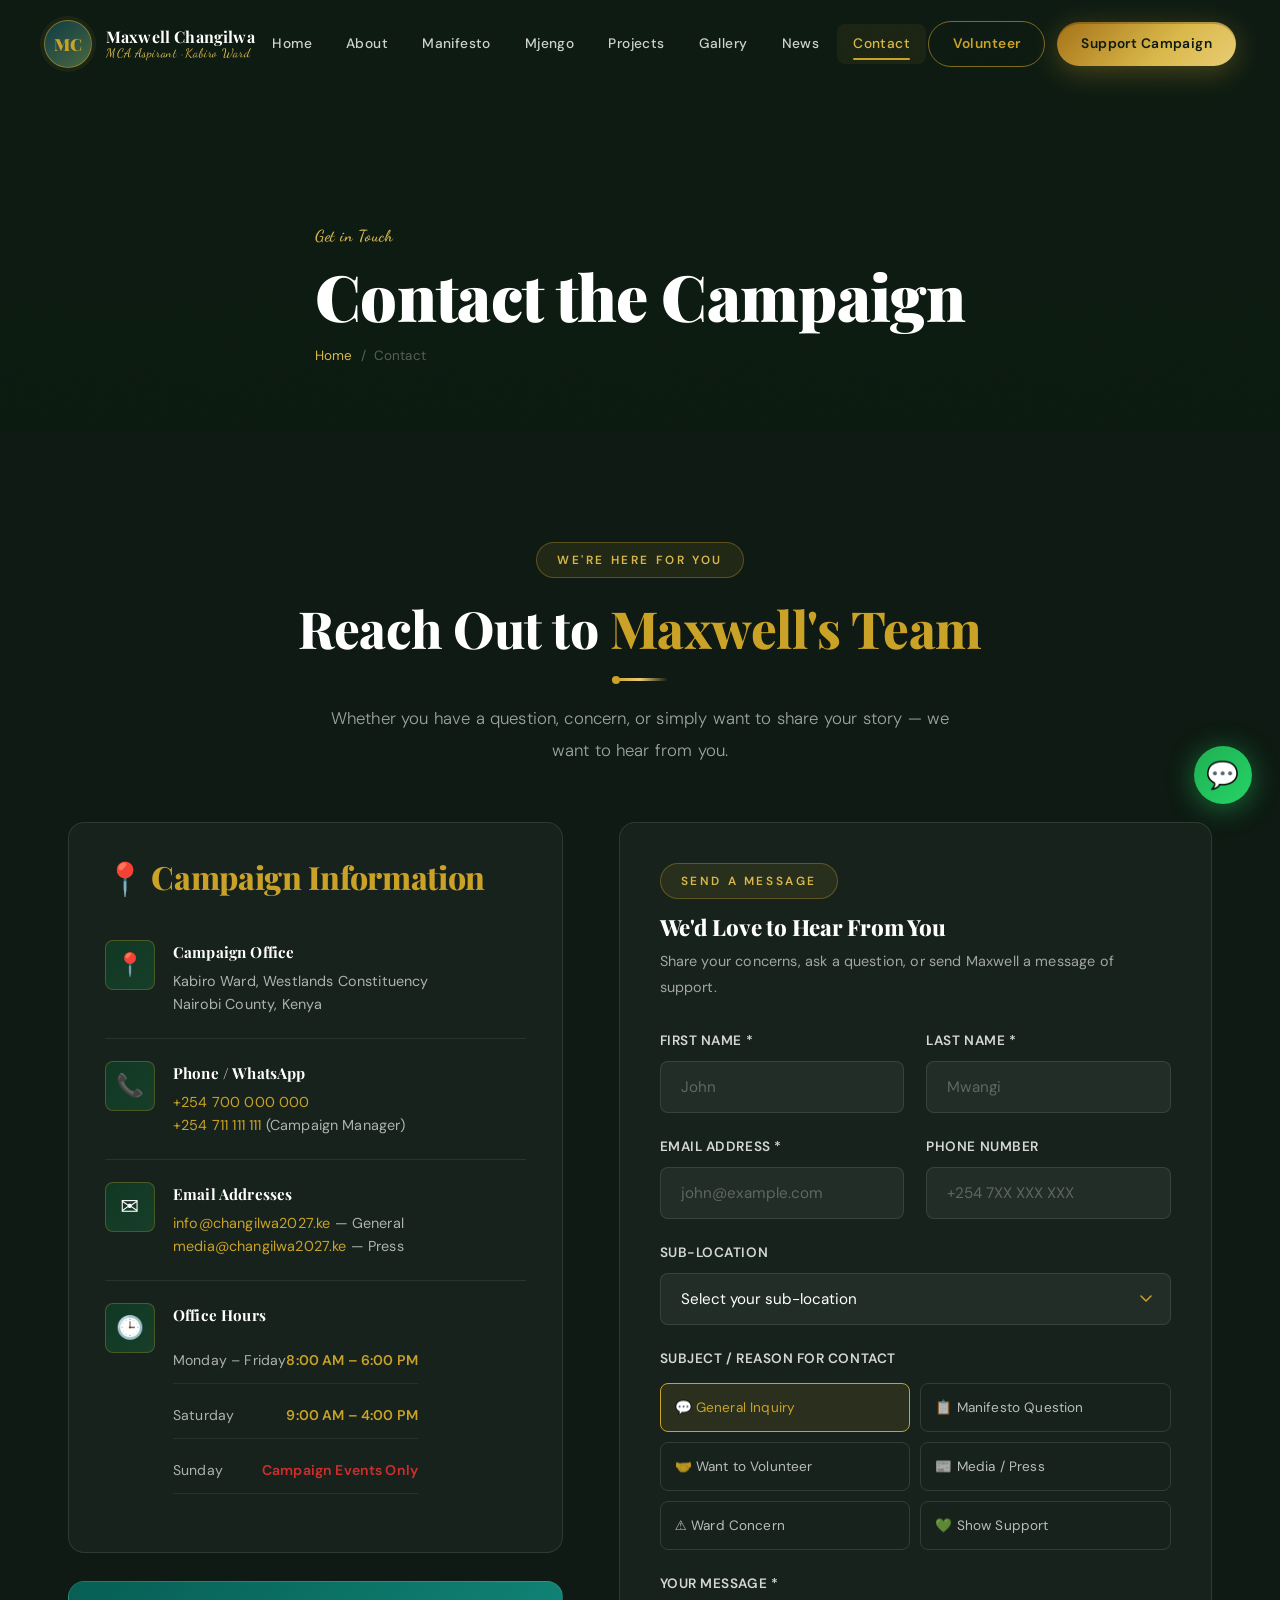
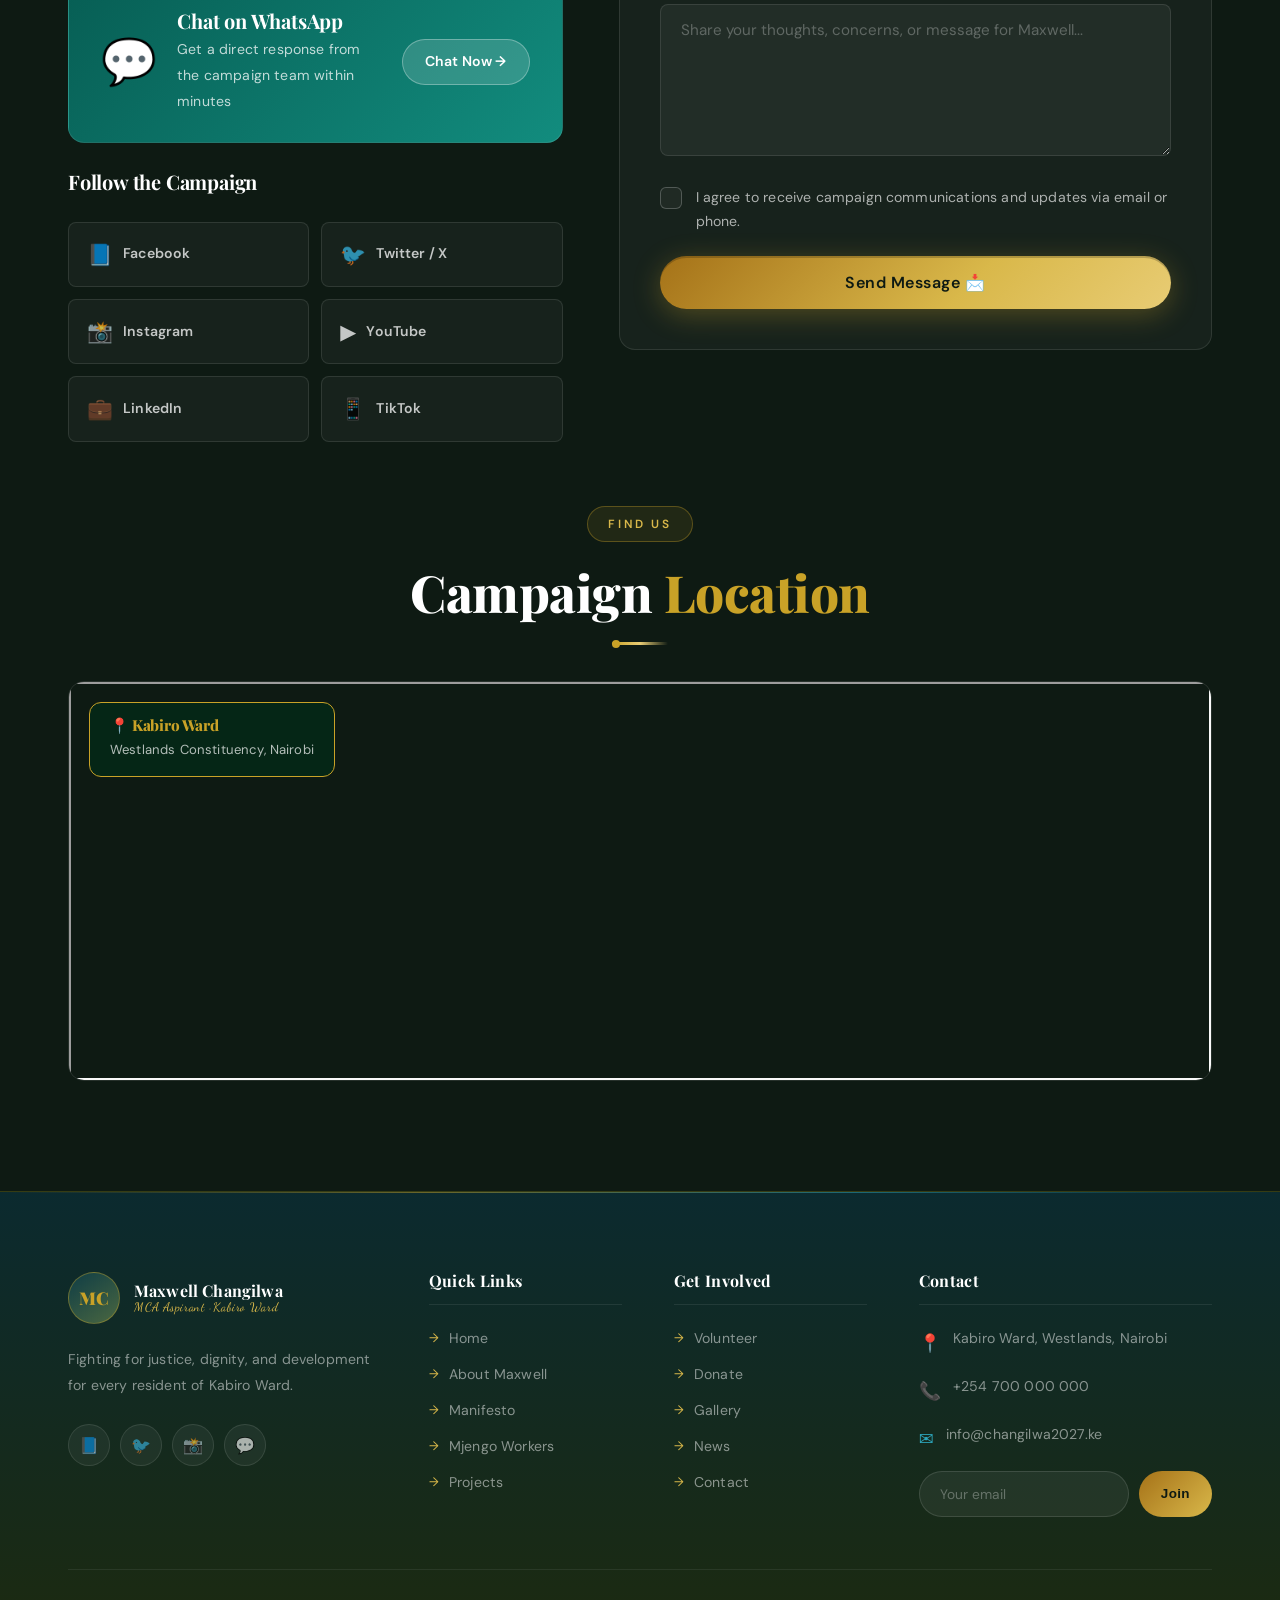
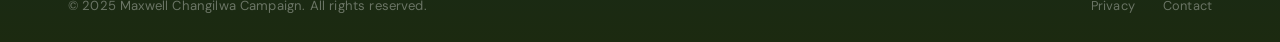
<file: contact.html>
<!DOCTYPE html>
<html lang="en">
<head>
  <meta charset="UTF-8" />
  <meta name="viewport" content="width=device-width, initial-scale=1.0" />
  <title>Contact Us — Maxwell Changilwa | Kabiro Ward</title>
  <link rel="stylesheet" href="main.css" />
  <link rel="preconnect" href="https://fonts.googleapis.com" />
  <style>
    .contact-hero-bg { background: url('https://images.unsplash.com/photo-1534438327276-14e5300c3a48?w=1800&q=80') center/cover; }

    .contact-grid {
      display: grid;
      grid-template-columns: 1fr 1.2fr;
      gap: 56px;
      align-items: start;
    }

    .contact-info-card {
      background: rgba(255,255,255,0.04);
      border: 1px solid rgba(255,255,255,0.1);
      border-radius: var(--radius-md);
      padding: 36px;
    }

    .contact-method {
      display: flex;
      align-items: flex-start;
      gap: 18px;
      padding: 22px 0;
      border-bottom: 1px solid rgba(255,255,255,0.08);
    }
    .contact-method:last-child { border-bottom: none; }
    .contact-method-icon {
      width: 50px;
      height: 50px;
      background: linear-gradient(135deg, rgba(10,79,42,0.5), rgba(26,128,72,0.3));
      border: 1px solid rgba(201,162,39,0.3);
      border-radius: var(--radius-sm);
      display: flex;
      align-items: center;
      justify-content: center;
      font-size: 1.4rem;
      flex-shrink: 0;
    }
    .contact-method-title {
      font-weight: 700;
      color: var(--white);
      font-family: var(--font-heading);
      margin-bottom: 4px;
      font-size: 0.95rem;
    }
    .contact-method-detail {
      font-size: 0.9rem;
      color: rgba(255,255,255,0.65);
      line-height: 1.6;
    }
    .contact-method-detail a { color: var(--gold); transition: var(--transition-fast); }
    .contact-method-detail a:hover { color: var(--gold-light); }

    /* Social Links */
    .social-links-grid {
      display: grid;
      grid-template-columns: 1fr 1fr;
      gap: 12px;
      margin-top: 28px;
    }
    .social-link-btn {
      display: flex;
      align-items: center;
      gap: 10px;
      padding: 14px 18px;
      border-radius: var(--radius-sm);
      border: 1px solid rgba(255,255,255,0.1);
      background: rgba(255,255,255,0.04);
      font-size: 0.88rem;
      font-weight: 600;
      color: rgba(255,255,255,0.75);
      transition: var(--transition-fast);
      cursor: pointer;
    }
    .social-link-btn:hover { border-color: rgba(201,162,39,0.4); background: rgba(201,162,39,0.08); color: var(--white); }
    .social-link-icon { font-size: 1.3rem; }

    /* Form Card */
    .contact-form-card {
      background: rgba(255,255,255,0.04);
      border: 1px solid rgba(255,255,255,0.1);
      border-radius: var(--radius-md);
      padding: 40px;
    }
    .form-section-title {
      font-family: var(--font-heading);
      font-weight: 800;
      font-size: 1.4rem;
      color: var(--white);
      margin-bottom: 8px;
    }

    /* Subject Options */
    .subject-options {
      display: grid;
      grid-template-columns: 1fr 1fr;
      gap: 10px;
      margin-bottom: 4px;
    }
    .subject-option {
      display: flex;
      align-items: center;
      gap: 10px;
      padding: 12px 14px;
      border: 1px solid rgba(255,255,255,0.12);
      border-radius: var(--radius-sm);
      cursor: pointer;
      transition: var(--transition-fast);
      font-size: 0.85rem;
      color: rgba(255,255,255,0.7);
    }
    .subject-option:hover, .subject-option.active {
      border-color: var(--gold);
      background: rgba(201,162,39,0.1);
      color: var(--gold);
    }
    .subject-option input[type="radio"] { display: none; }

    /* Map */
    .map-section { margin-top: 64px; }
    .map-container {
      width: 100%;
      height: 400px;
      border-radius: var(--radius-md);
      overflow: hidden;
      border: 1px solid rgba(255,255,255,0.1);
      position: relative;
    }
    .map-container iframe {
      width: 100%;
      height: 100%;
      filter: grayscale(30%) contrast(1.1);
    }
    .map-overlay-badge {
      position: absolute;
      top: 20px;
      left: 20px;
      background: rgba(5,41,24,0.9);
      border: 1px solid var(--gold);
      border-radius: 12px;
      padding: 14px 20px;
      backdrop-filter: blur(8px);
      z-index: 2;
    }
    .map-overlay-badge h4 { font-size: 0.95rem; color: var(--gold); margin-bottom: 4px; font-family: var(--font-heading); }
    .map-overlay-badge p { font-size: 0.82rem; color: rgba(255,255,255,0.7); }

    /* WhatsApp CTA Banner */
    .wa-banner {
      background: linear-gradient(135deg, #075e54, #128c7e);
      border-radius: var(--radius-md);
      padding: 28px 32px;
      display: flex;
      align-items: center;
      gap: 20px;
      margin-top: 28px;
      border: 1px solid rgba(255,255,255,0.1);
      cursor: pointer;
      transition: var(--transition);
    }
    .wa-banner:hover { transform: translateY(-3px); box-shadow: 0 12px 40px rgba(37,211,102,0.3); }
    .wa-icon { font-size: 2.8rem; flex-shrink: 0; }
    .wa-text h4 { font-family: var(--font-heading); font-weight: 700; color: #fff; margin-bottom: 4px; }
    .wa-text p { font-size: 0.88rem; color: rgba(255,255,255,0.75); }
    .wa-btn {
      margin-left: auto;
      background: rgba(255,255,255,0.15);
      border: 1px solid rgba(255,255,255,0.3);
      border-radius: 50px;
      padding: 10px 22px;
      color: #fff;
      font-weight: 600;
      font-size: 0.88rem;
      white-space: nowrap;
    }

    /* Office hours */
    .hours-list { display: flex; flex-direction: column; gap: 10px; }
    .hours-item {
      display: flex;
      justify-content: space-between;
      align-items: center;
      padding: 10px 0;
      border-bottom: 1px solid rgba(255,255,255,0.07);
      font-size: 0.88rem;
    }
    .hours-day { color: rgba(255,255,255,0.65); }
    .hours-time { color: var(--gold); font-weight: 600; }
    .hours-closed { color: rgba(255,50,50,0.8); font-weight: 600; }

    @media (max-width: 1024px) { .contact-grid { grid-template-columns: 1fr; } }
    @media (max-width: 480px) {
      .social-links-grid { grid-template-columns: 1fr; }
      .subject-options { grid-template-columns: 1fr; }
      .wa-banner { flex-direction: column; text-align: center; }
      .wa-btn { margin: 0 auto; }
    }
  </style>
</head>
<body>

<nav class="navbar scrolled" id="navbar">
  <div class="nav-inner">
    <a href="index.html" class="nav-logo"><div class="nav-logo-badge">MC</div><div class="nav-logo-text"><span class="nav-logo-name">Maxwell Changilwa</span><span class="nav-logo-sub">MCA Aspirant · Kabiro Ward</span></div></a>
    <div class="nav-links">
      <a href="index.html">Home</a><a href="about.html">About</a><a href="manifesto.html">Manifesto</a>
      <a href="mjengo-workers.html">Mjengo</a><a href="projects.html">Projects</a>
      <a href="gallery.html">Gallery</a><a href="news.html">News</a><a href="contact.html" class="active">Contact</a>
    </div>
    <div class="nav-cta">
      <a href="volunteer.html" class="btn btn-outline btn-sm">Volunteer</a>
      <a href="donate.html" class="btn btn-primary btn-sm">Support Campaign</a>
    </div>
    <button class="nav-toggle" id="navToggle"><span></span><span></span><span></span></button>
  </div>
</nav>
<div class="mobile-menu" id="mobileMenu">
  <a href="index.html">Home</a><a href="about.html">About</a><a href="manifesto.html">Manifesto</a>
  <a href="mjengo-workers.html">Mjengo Workers</a><a href="projects.html">Projects</a>
  <a href="gallery.html">Gallery</a><a href="news.html">News</a><a href="contact.html">Contact</a>
  <div class="mobile-menu-cta"><a href="volunteer.html" class="btn btn-outline">Volunteer</a><a href="donate.html" class="btn btn-primary">Support Campaign</a></div>
</div>

<div class="page-hero">
  <div class="page-hero-bg contact-hero-bg"></div>
  <div class="container page-hero-content">
    <p class="page-hero-label">Get in Touch</p>
    <h1 class="page-hero-title">Contact the Campaign</h1>
    <div class="breadcrumb"><a href="index.html">Home</a><span>/</span><span>Contact</span></div>
  </div>
</div>

<section class="section-pad bg-dark">
  <div class="container">
    <div class="section-title-block centered reveal" style="margin-bottom:56px;">
      <div class="section-label">We're Here for You</div>
      <h2 class="section-title">Reach Out to <span>Maxwell's Team</span></h2>
      <div class="gold-divider centered"></div>
      <p class="section-subtitle">Whether you have a question, concern, or simply want to share your story — we want to hear from you.</p>
    </div>

    <div class="contact-grid">
      <!-- Left: Info -->
      <div class="reveal from-left">
        <div class="contact-info-card">
          <h3 style="font-family:var(--font-heading); font-weight:800; margin-bottom:24px; color:var(--gold);">📍 Campaign Information</h3>

          <div class="contact-method">
            <div class="contact-method-icon">📍</div>
            <div>
              <div class="contact-method-title">Campaign Office</div>
              <div class="contact-method-detail">Kabiro Ward, Westlands Constituency<br>Nairobi County, Kenya</div>
            </div>
          </div>

          <div class="contact-method">
            <div class="contact-method-icon">📞</div>
            <div>
              <div class="contact-method-title">Phone / WhatsApp</div>
              <div class="contact-method-detail"><a href="tel:+254700000000">+254 700 000 000</a><br><a href="tel:+254711111111">+254 711 111 111</a> (Campaign Manager)</div>
            </div>
          </div>

          <div class="contact-method">
            <div class="contact-method-icon">✉️</div>
            <div>
              <div class="contact-method-title">Email Addresses</div>
              <div class="contact-method-detail">
                <a href="mailto:info@changilwa2027.ke">info@changilwa2027.ke</a> — General<br>
                <a href="mailto:media@changilwa2027.ke">media@changilwa2027.ke</a> — Press
              </div>
            </div>
          </div>

          <div class="contact-method">
            <div class="contact-method-icon">🕒</div>
            <div>
              <div class="contact-method-title">Office Hours</div>
              <div class="hours-list" style="margin-top:10px;">
                <div class="hours-item"><span class="hours-day">Monday – Friday</span><span class="hours-time">8:00 AM – 6:00 PM</span></div>
                <div class="hours-item"><span class="hours-day">Saturday</span><span class="hours-time">9:00 AM – 4:00 PM</span></div>
                <div class="hours-item"><span class="hours-day">Sunday</span><span class="hours-closed">Campaign Events Only</span></div>
              </div>
            </div>
          </div>
        </div>

        <!-- WhatsApp Banner -->
        <a href="https://wa.me/254700000000?text=Hello%20Maxwell%2C%20I%20have%20a%20question%20about%20the%20campaign." class="wa-banner">
          <div class="wa-icon">💬</div>
          <div class="wa-text">
            <h4>Chat on WhatsApp</h4>
            <p>Get a direct response from the campaign team within minutes</p>
          </div>
          <div class="wa-btn">Chat Now →</div>
        </a>

        <!-- Social Links -->
        <div style="margin-top:28px;">
          <h4 style="font-family:var(--font-heading); font-weight:700; color:var(--white); margin-bottom:16px;">Follow the Campaign</h4>
          <div class="social-links-grid">
            <a href="#" class="social-link-btn"><span class="social-link-icon">📘</span> Facebook</a>
            <a href="#" class="social-link-btn"><span class="social-link-icon">🐦</span> Twitter / X</a>
            <a href="#" class="social-link-btn"><span class="social-link-icon">📸</span> Instagram</a>
            <a href="#" class="social-link-btn"><span class="social-link-icon">▶️</span> YouTube</a>
            <a href="#" class="social-link-btn"><span class="social-link-icon">💼</span> LinkedIn</a>
            <a href="#" class="social-link-btn"><span class="social-link-icon">📱</span> TikTok</a>
          </div>
        </div>
      </div>

      <!-- Right: Form -->
      <div class="reveal from-right">
        <div class="contact-form-card">
          <div class="section-label" style="margin-bottom:16px;">Send a Message</div>
          <h3 class="form-section-title">We'd Love to Hear From You</h3>
          <p style="font-size:0.9rem; margin-bottom:28px; color:rgba(255,255,255,0.6);">Share your concerns, ask a question, or send Maxwell a message of support.</p>

          <form id="contactForm">
            <div class="form-grid">
              <div class="form-group">
                <label class="form-label">First Name *</label>
                <input class="form-control" type="text" placeholder="John" required />
              </div>
              <div class="form-group">
                <label class="form-label">Last Name *</label>
                <input class="form-control" type="text" placeholder="Mwangi" required />
              </div>
            </div>

            <div class="form-grid">
              <div class="form-group">
                <label class="form-label">Email Address *</label>
                <input class="form-control" type="email" placeholder="john@example.com" required />
              </div>
              <div class="form-group">
                <label class="form-label">Phone Number</label>
                <input class="form-control" type="tel" placeholder="+254 7XX XXX XXX" />
              </div>
            </div>

            <div class="form-group">
              <label class="form-label">Sub-Location</label>
              <select class="form-control">
                <option value="">Select your sub-location</option>
                <option>Mugumo-ini</option>
                <option>Makina</option>
                <option>Lindi</option>
                <option>Mashimoni</option>
                <option>Gatwekera</option>
                <option>Laini Saba</option>
                <option>Kambi Muru</option>
                <option>Other</option>
              </select>
            </div>

            <div class="form-group">
              <label class="form-label" style="margin-bottom:12px;">Subject / Reason for Contact</label>
              <div class="subject-options">
                <label class="subject-option active" id="sub1">
                  <input type="radio" name="subject" value="general" checked />
                  💬 General Inquiry
                </label>
                <label class="subject-option" id="sub2">
                  <input type="radio" name="subject" value="manifesto" />
                  📋 Manifesto Question
                </label>
                <label class="subject-option" id="sub3">
                  <input type="radio" name="subject" value="volunteer" />
                  🤝 Want to Volunteer
                </label>
                <label class="subject-option" id="sub4">
                  <input type="radio" name="subject" value="media" />
                  📰 Media / Press
                </label>
                <label class="subject-option" id="sub5">
                  <input type="radio" name="subject" value="concern" />
                  ⚠️ Ward Concern
                </label>
                <label class="subject-option" id="sub6">
                  <input type="radio" name="subject" value="support" />
                  💚 Show Support
                </label>
              </div>
            </div>

            <div class="form-group">
              <label class="form-label">Your Message *</label>
              <textarea class="form-control" placeholder="Share your thoughts, concerns, or message for Maxwell..." rows="6" required></textarea>
            </div>

            <div class="form-group">
              <label class="checkbox-wrap">
                <input type="checkbox" required />
                <div class="checkbox-custom"></div>
                <span style="font-size:0.88rem; color:rgba(255,255,255,0.65);">I agree to receive campaign communications and updates via email or phone.</span>
              </label>
            </div>

            <button class="btn btn-primary" type="submit" style="width:100%; justify-content:center; padding:16px; font-size:1rem;">
              Send Message 📩
            </button>
          </form>
        </div>
      </div>
    </div>

    <!-- Map Section -->
    <div class="map-section reveal">
      <div class="section-title-block centered" style="margin-bottom:36px;">
        <div class="section-label">Find Us</div>
        <h2 class="section-title">Campaign <span>Location</span></h2>
        <div class="gold-divider centered"></div>
      </div>
      <div class="map-container">
        <div class="map-overlay-badge">
          <h4>📍 Kabiro Ward</h4>
          <p>Westlands Constituency, Nairobi</p>
        </div>
        <iframe
          src="https://www.google.com/maps/embed?pb=!1m18!1m12!1m3!1d15955.044088624283!2d36.7713!3d-1.2789!2m3!1f0!2f0!3f0!3m2!1i1024!2i768!4f13.1!3m3!1m2!1s0x182f1a3a88c12a97%3A0x9c3e81e47b87f1d6!2sKabiro%2C%20Nairobi!5e0!3m2!1sen!2ske!4v1700000000000!5m2!1sen!2ske"
          allowfullscreen=""
          loading="lazy"
          referrerpolicy="no-referrer-when-downgrade"
          title="Kabiro Ward Location">
        </iframe>
      </div>
    </div>

  </div>
</section>

<footer class="footer">
  <div class="footer-main"><div class="container"><div class="footer-grid">
    <div class="footer-brand"><div class="footer-logo"><div class="footer-logo-badge">MC</div><div class="nav-logo-text"><span class="nav-logo-name">Maxwell Changilwa</span><span class="nav-logo-sub">MCA Aspirant · Kabiro Ward</span></div></div><p class="footer-desc">Fighting for justice, dignity, and development for every resident of Kabiro Ward.</p><div class="footer-social"><a href="#" class="social-icon">📘</a><a href="#" class="social-icon">🐦</a><a href="#" class="social-icon">📸</a><a href="https://wa.me/254700000000" class="social-icon">💬</a></div></div>
    <div><h4 class="footer-heading">Quick Links</h4><div class="footer-links"><a href="index.html">Home</a><a href="about.html">About Maxwell</a><a href="manifesto.html">Manifesto</a><a href="mjengo-workers.html">Mjengo Workers</a><a href="projects.html">Projects</a></div></div>
    <div><h4 class="footer-heading">Get Involved</h4><div class="footer-links"><a href="volunteer.html">Volunteer</a><a href="donate.html">Donate</a><a href="gallery.html">Gallery</a><a href="news.html">News</a><a href="contact.html">Contact</a></div></div>
    <div><h4 class="footer-heading">Contact</h4><div class="footer-contact-item"><span class="footer-contact-icon">📍</span><span>Kabiro Ward, Westlands, Nairobi</span></div><div class="footer-contact-item"><span class="footer-contact-icon">📞</span><span>+254 700 000 000</span></div><div class="footer-contact-item"><span class="footer-contact-icon">✉️</span><span>info@changilwa2027.ke</span></div><form class="newsletter-form" id="newsletterForm" style="margin-top:16px;"><input class="newsletter-input" type="email" placeholder="Your email" required /><button class="newsletter-btn">Join</button></form></div>
  </div></div></div>
  <div class="container"><div class="footer-bottom"><p class="footer-bottom-text">© 2025 Maxwell Changilwa Campaign. All rights reserved.</p><div class="footer-bottom-links"><a href="#">Privacy</a><a href="contact.html">Contact</a></div></div></div>
</footer>

<a href="https://wa.me/254700000000" class="whatsapp-float">💬</a>
<button class="scroll-top" id="scrollTop">↑</button>

<script src="script.js"></script>
<script>
  // Subject options toggle
  document.querySelectorAll('.subject-option').forEach(opt => {
    opt.addEventListener('click', () => {
      document.querySelectorAll('.subject-option').forEach(o => o.classList.remove('active'));
      opt.classList.add('active');
    });
  });
</script>
</body>
</html>
</file>
<file: main.css>
/* ============================================================
   Maxwell Changilwa Campaign Website — Premium Redesign CSS
   Palette: Olive Green · Deep Teal · Warm Gold · Ivory · Slate
   Fonts: Cormorant Garamond (display) · Playfair Display (heading)
          · DM Sans (body) · Dancing Script (accent/handwritten)
   ============================================================ */

@import url('https://fonts.googleapis.com/css2?family=Cormorant+Garamond:ital,wght@0,300;0,400;0,500;0,600;0,700;1,300;1,400;1,600&family=Playfair+Display:ital,wght@0,600;0,700;0,800;0,900;1,600;1,700&family=DM+Sans:ital,opsz,wght@0,9..40,300;0,9..40,400;0,9..40,500;0,9..40,600;1,9..40,300&family=Dancing+Script:wght@500;600;700&display=swap');

/* ===== CSS VARIABLES ===== */
:root {
  /* Olive Green Spectrum */
  --olive-deep:    #1c2a10;
  --olive-dark:    #2d4118;
  --olive-primary: #4a6741;
  --olive-mid:     #5f8a52;
  --olive-light:   #7aaa6a;
  --olive-pale:    #a8c89b;

  /* Oceanic Teal */
  --teal-deep:     #0b2a2f;
  --teal-dark:     #0f3d45;
  --teal-primary:  #165e6b;
  --teal-mid:      #1e7d8e;
  --teal-light:    #2da5bb;
  --teal-pale:     #7dcfdd;

  /* Warm Gold */
  --gold-deep:     #7a5410;
  --gold-dark:     #a57218;
  --gold:          #c9a227;
  --gold-mid:      #d9b84a;
  --gold-light:    #e8cc74;
  --gold-pale:     #f4e4b0;

  /* Neutrals */
  --ivory:         #faf7ef;
  --ivory-warm:    #f2ead6;
  --cream:         #ede4cf;
  --slate-dark:    #0e1a13;
  --slate:         #1a2518;
  --slate-mid:     #243020;
  --charcoal:      #1c1c1c;
  --charcoal-mid:  #2a2a2a;
  --white:         #ffffff;

  /* Typography */
  --font-display:     'Cormorant Garamond', Georgia, serif;
  --font-heading:     'Playfair Display', Georgia, serif;
  --font-body:        'DM Sans', system-ui, sans-serif;
  --font-handwritten: 'Dancing Script', cursive;

  /* Shadows */
  --shadow-xs:   0 1px 4px rgba(0,0,0,0.10);
  --shadow-sm:   0 3px 12px rgba(0,0,0,0.14);
  --shadow-md:   0 8px 32px rgba(0,0,0,0.20);
  --shadow-lg:   0 20px 60px rgba(0,0,0,0.28);
  --shadow-xl:   0 32px 80px rgba(0,0,0,0.38);
  --shadow-gold: 0 6px 28px rgba(201,162,39,0.32);
  --shadow-teal: 0 6px 28px rgba(22,94,107,0.35);
  --shadow-olive:0 6px 28px rgba(74,103,65,0.35);

  /* Border Radius */
  --radius-xs:   4px;
  --radius-sm:   8px;
  --radius-md:   16px;
  --radius-lg:   28px;
  --radius-xl:   48px;
  --radius-full: 9999px;

  /* Transitions */
  --ease-out:   cubic-bezier(0.16, 1, 0.3, 1);
  --ease-in:    cubic-bezier(0.7, 0, 0.84, 0);
  --ease-inout: cubic-bezier(0.83, 0, 0.17, 1);
  --transition: all 0.38s var(--ease-out);
  --transition-fast: all 0.2s var(--ease-out);
  --transition-slow: all 0.65s var(--ease-out);

  /* Gradients */
  --grad-olive:  linear-gradient(135deg, var(--olive-dark) 0%, var(--olive-primary) 100%);
  --grad-teal:   linear-gradient(135deg, var(--teal-dark) 0%, var(--teal-mid) 100%);
  --grad-gold:   linear-gradient(135deg, var(--gold-dark) 0%, var(--gold-light) 100%);
  --grad-hero:   linear-gradient(160deg, var(--slate-dark) 0%, var(--teal-deep) 50%, var(--olive-deep) 100%);
  --grad-card:   linear-gradient(145deg, rgba(255,255,255,0.04) 0%, rgba(255,255,255,0.01) 100%);
  --grad-shine:  linear-gradient(105deg, transparent 40%, rgba(255,255,255,0.06) 50%, transparent 60%);
}

/* ===== RESET & BASE ===== */
*, *::before, *::after { box-sizing: border-box; margin: 0; padding: 0; }
html {
  scroll-behavior: smooth;
  font-size: 16px;
  -webkit-font-smoothing: antialiased;
  -moz-osx-font-smoothing: grayscale;
  text-rendering: optimizeLegibility;
}
body {
  font-family: var(--font-body);
  background: var(--slate-dark);
  color: var(--white);
  overflow-x: hidden;
  line-height: 1.7;
  letter-spacing: 0.01em;
}
img { max-width: 100%; display: block; }
a { text-decoration: none; color: inherit; }
ul { list-style: none; }
button { cursor: pointer; border: none; outline: none; }
input, textarea, select { outline: none; font-family: var(--font-body); }

/* ===== TYPOGRAPHY ===== */
h1, h2, h3, h4, h5 {
  font-family: var(--font-heading);
  font-weight: 800;
  line-height: 1.12;
  letter-spacing: -0.01em;
}
h1 { font-size: clamp(2.4rem, 6vw, 5rem); }
h2 { font-size: clamp(2rem, 4vw, 3.2rem); }
h3 { font-size: clamp(1.4rem, 2.5vw, 2rem); }
h4 { font-size: 1.25rem; }

/* Display / Italic accents using Cormorant Garamond */
.display-text {
  font-family: var(--font-display);
  font-weight: 300;
  font-style: italic;
  letter-spacing: 0.01em;
}

/* Handwritten emphasis lines */
.hand {
  font-family: var(--font-handwritten);
  font-weight: 600;
  color: var(--gold);
  display: block;
  font-size: 1.3em;
  line-height: 1.4;
}
.hand-inline {
  font-family: var(--font-handwritten);
  font-weight: 600;
  color: var(--gold);
}

p { font-size: 1rem; color: rgba(255,255,255,0.78); line-height: 1.85; }

/* ===== UTILITY CLASSES ===== */
.container       { max-width: 1200px; margin: 0 auto; padding: 0 28px; }
.container-wide  { max-width: 1440px; margin: 0 auto; padding: 0 28px; }
.section-pad     { padding: 110px 0; }
.section-pad-sm  { padding: 64px 0; }
.text-green      { color: var(--olive-light); }
.text-teal       { color: var(--teal-light); }
.text-gold       { color: var(--gold); }
.text-white      { color: var(--white); }
.text-center     { text-align: center; }
.text-left       { text-align: left; }
.fw-700          { font-weight: 700; }
.mt-8  { margin-top: 8px;  } .mt-16 { margin-top: 16px; }
.mt-24 { margin-top: 24px; } .mt-40 { margin-top: 40px; }
.mb-8  { margin-bottom: 8px;  } .mb-16 { margin-bottom: 16px; }
.mb-24 { margin-bottom: 24px; } .mb-40 { margin-bottom: 40px; }

/* ===== SECTION LABELS ===== */
.section-label {
  display: inline-flex;
  align-items: center;
  gap: 10px;
  background: rgba(201,162,39,0.10);
  border: 1px solid rgba(201,162,39,0.35);
  color: var(--gold-mid);
  font-family: var(--font-body);
  font-size: 0.74rem;
  font-weight: 600;
  letter-spacing: 0.22em;
  text-transform: uppercase;
  padding: 7px 20px;
  border-radius: var(--radius-full);
  margin-bottom: 22px;
  position: relative;
  overflow: hidden;
}
.section-label::before {
  content: '';
  position: absolute;
  inset: 0;
  background: var(--grad-shine);
  transform: translateX(-100%);
  transition: transform 0.7s var(--ease-out);
}
.section-label:hover::before { transform: translateX(100%); }

/* ===== SECTION TITLE BLOCK ===== */
.section-title {
  font-family: var(--font-heading);
  font-weight: 800;
  margin-bottom: 18px;
  line-height: 1.1;
}
.section-title span  { color: var(--gold); }
.section-title em    {
  font-family: var(--font-display);
  font-weight: 300;
  font-style: italic;
  color: var(--teal-light);
}

.section-subtitle {
  font-size: 1.05rem;
  color: rgba(255,255,255,0.60);
  max-width: 640px;
  line-height: 1.85;
  font-weight: 300;
}

.section-title-block { margin-bottom: 60px; }
.section-title-block.centered { text-align: center; }
.section-title-block.centered .section-subtitle { margin: 0 auto; }

/* ===== DECORATIVE DIVIDERS ===== */
.gold-divider {
  width: 56px; height: 3px;
  background: linear-gradient(90deg, var(--gold), var(--gold-light), transparent);
  border-radius: 2px;
  margin: 22px 0;
  position: relative;
}
.gold-divider::after {
  content: '';
  position: absolute;
  left: 0; top: 50%;
  transform: translateY(-50%);
  width: 8px; height: 8px;
  background: var(--gold);
  border-radius: 50%;
}
.gold-divider.centered { margin: 22px auto; }

.teal-divider {
  width: 56px; height: 3px;
  background: linear-gradient(90deg, var(--teal-light), var(--teal-pale), transparent);
  border-radius: 2px;
  margin: 22px 0;
}
.teal-divider.centered { margin: 22px auto; }

/* ===== BUTTONS ===== */
.btn {
  display: inline-flex;
  align-items: center;
  gap: 10px;
  font-family: var(--font-body);
  font-weight: 600;
  font-size: 0.92rem;
  padding: 15px 34px;
  border-radius: var(--radius-full);
  transition: var(--transition);
  cursor: pointer;
  white-space: nowrap;
  letter-spacing: 0.03em;
  position: relative;
  overflow: hidden;
}
.btn::after {
  content: '';
  position: absolute;
  inset: 0;
  background: var(--grad-shine);
  transform: translateX(-200%);
  transition: transform 0.55s var(--ease-out);
}
.btn:hover::after { transform: translateX(200%); }

.btn-primary {
  background: linear-gradient(135deg, var(--gold-dark) 0%, var(--gold-mid) 60%, var(--gold-light) 100%);
  color: var(--slate-dark);
  box-shadow: var(--shadow-gold), 0 2px 0 rgba(0,0,0,0.2) inset;
}
.btn-primary:hover {
  transform: translateY(-3px) scale(1.01);
  box-shadow: 0 10px 40px rgba(201,162,39,0.5);
}

.btn-outline {
  background: transparent;
  border: 1.5px solid rgba(201,162,39,0.6);
  color: var(--gold);
  backdrop-filter: blur(8px);
}
.btn-outline:hover {
  background: linear-gradient(135deg, var(--gold-dark), var(--gold-mid));
  border-color: transparent;
  color: var(--slate-dark);
  transform: translateY(-3px);
  box-shadow: var(--shadow-gold);
}

.btn-teal {
  background: linear-gradient(135deg, var(--teal-dark) 0%, var(--teal-mid) 100%);
  color: var(--white);
  box-shadow: var(--shadow-teal);
}
.btn-teal:hover {
  transform: translateY(-3px);
  box-shadow: 0 10px 40px rgba(30,125,142,0.55);
}

.btn-olive {
  background: linear-gradient(135deg, var(--olive-dark) 0%, var(--olive-mid) 100%);
  color: var(--white);
  box-shadow: var(--shadow-olive);
}
.btn-olive:hover {
  transform: translateY(-3px);
  box-shadow: 0 10px 40px rgba(74,103,65,0.55);
}

.btn-white {
  background: var(--ivory);
  color: var(--slate-dark);
  box-shadow: var(--shadow-sm);
}
.btn-white:hover {
  background: var(--white);
  transform: translateY(-3px);
  box-shadow: var(--shadow-md);
}

.btn-ghost {
  background: rgba(255,255,255,0.06);
  border: 1px solid rgba(255,255,255,0.14);
  color: rgba(255,255,255,0.85);
  backdrop-filter: blur(8px);
}
.btn-ghost:hover {
  background: rgba(255,255,255,0.12);
  border-color: rgba(255,255,255,0.25);
  transform: translateY(-3px);
}

.btn-sm  { padding: 10px 22px; font-size: 0.84rem; }
.btn-lg  { padding: 18px 48px; font-size: 1.05rem; }
.btn-xl  { padding: 22px 56px; font-size: 1.12rem; }

/* Icon inside btn */
.btn-icon {
  width: 36px; height: 36px;
  background: rgba(255,255,255,0.12);
  border-radius: 50%;
  display: flex;
  align-items: center;
  justify-content: center;
  font-size: 1rem;
  flex-shrink: 0;
}

/* ===== NAVBAR ===== */
.navbar {
  position: fixed;
  top: 0; left: 0; right: 0;
  z-index: 1000;
  transition: var(--transition);
}
.navbar.transparent { background: transparent; }
.navbar.scrolled {
  background: rgba(11, 26, 16, 0.96);
  backdrop-filter: blur(24px) saturate(1.5);
  -webkit-backdrop-filter: blur(24px) saturate(1.5);
  box-shadow: 0 1px 0 rgba(201,162,39,0.12), 0 4px 40px rgba(0,0,0,0.38);
}
.nav-inner {
  display: flex;
  align-items: center;
  justify-content: space-between;
  padding: 20px 44px;
  max-width: 1440px;
  margin: 0 auto;
}

/* Logo */
.nav-logo {
  display: flex;
  align-items: center;
  gap: 14px;
}
.nav-logo-badge {
  width: 48px; height: 48px;
  background: linear-gradient(145deg, var(--teal-dark), var(--olive-primary));
  border: 1.5px solid rgba(201,162,39,0.5);
  border-radius: 50%;
  display: flex;
  align-items: center;
  justify-content: center;
  font-family: var(--font-heading);
  font-weight: 900;
  font-size: 1.05rem;
  color: var(--gold);
  box-shadow: 0 0 0 4px rgba(201,162,39,0.08);
  transition: var(--transition);
}
.nav-logo:hover .nav-logo-badge {
  box-shadow: 0 0 0 6px rgba(201,162,39,0.15), var(--shadow-gold);
}
.nav-logo-text  { display: flex; flex-direction: column; line-height: 1.15; }
.nav-logo-name  {
  font-family: var(--font-heading);
  font-weight: 700;
  font-size: 1rem;
  color: var(--white);
  letter-spacing: 0.01em;
}
.nav-logo-sub   {
  font-family: var(--font-handwritten);
  font-size: 0.78rem;
  color: var(--gold-mid);
  letter-spacing: 0.05em;
}

/* Nav Links */
.nav-links { display: flex; align-items: center; gap: 2px; }
.nav-links a {
  font-family: var(--font-body);
  font-size: 0.86rem;
  font-weight: 500;
  color: rgba(255,255,255,0.80);
  padding: 8px 16px;
  border-radius: var(--radius-sm);
  transition: var(--transition-fast);
  letter-spacing: 0.03em;
  position: relative;
}
.nav-links a::after {
  content: '';
  position: absolute;
  bottom: 4px; left: 50%; right: 50%;
  height: 2px;
  background: var(--gold);
  border-radius: 1px;
  transition: var(--transition-fast);
}
.nav-links a:hover,
.nav-links a.active {
  color: var(--gold-mid);
  background: rgba(201,162,39,0.08);
}
.nav-links a:hover::after,
.nav-links a.active::after { left: 16px; right: 16px; }

.nav-cta { display: flex; align-items: center; gap: 12px; }
.nav-cta .btn { padding: 10px 24px; font-size: 0.86rem; }

/* Mobile toggle */
.nav-toggle {
  display: none;
  flex-direction: column;
  gap: 5px;
  cursor: pointer;
  padding: 6px;
}
.nav-toggle span {
  display: block;
  width: 26px; height: 2px;
  background: var(--gold);
  border-radius: 2px;
  transition: var(--transition);
}
.nav-toggle.open span:nth-child(1) { transform: translateY(7px) rotate(45deg); }
.nav-toggle.open span:nth-child(2) { opacity: 0; transform: scaleX(0); }
.nav-toggle.open span:nth-child(3) { transform: translateY(-7px) rotate(-45deg); }

/* Mobile Menu */
.mobile-menu {
  display: none;
  position: fixed;
  inset: 0;
  background: rgba(8, 20, 12, 0.98);
  backdrop-filter: blur(28px);
  z-index: 999;
  flex-direction: column;
  align-items: center;
  justify-content: center;
  gap: 0;
  opacity: 0;
  transform: translateY(-24px);
  transition: opacity 0.4s var(--ease-out), transform 0.4s var(--ease-out);
  padding: 100px 24px 48px;
  overflow-y: auto;
}
.mobile-menu.open { display: flex; opacity: 1; transform: translateY(0); }

/* Decorative ring behind mobile logo */
.mobile-menu::before {
  content: '';
  position: absolute;
  top: -200px; left: 50%;
  transform: translateX(-50%);
  width: 500px; height: 500px;
  background: radial-gradient(circle, rgba(22,94,107,0.25) 0%, transparent 60%);
  pointer-events: none;
}
.mobile-menu a {
  font-family: var(--font-heading);
  font-size: 1.6rem;
  font-weight: 700;
  color: var(--white);
  padding: 16px 0;
  border-bottom: 1px solid rgba(255,255,255,0.06);
  width: 100%;
  text-align: center;
  transition: var(--transition-fast);
  letter-spacing: 0.01em;
}
.mobile-menu a:hover { color: var(--gold); }
.mobile-menu-cta {
  margin-top: 36px;
  display: flex;
  flex-direction: column;
  gap: 12px;
  width: 100%;
  max-width: 320px;
}
.mobile-menu-cta .btn { justify-content: center; width: 100%; }

/* ===== PAGE HERO ===== */
.page-hero {
  position: relative;
  height: 48vh;
  min-height: 340px;
  display: flex;
  align-items: flex-end;
  padding-bottom: 64px;
  overflow: hidden;
}
.page-hero-bg {
  position: absolute;
  inset: 0;
  background-size: cover;
  background-position: center;
}
.page-hero-bg::before {
  content: '';
  position: absolute;
  inset: 0;
  background: linear-gradient(to bottom,
    rgba(11,26,16,0.3) 0%,
    rgba(11,26,16,0.5) 40%,
    rgba(11,26,16,0.92) 100%);
  z-index: 1;
}
/* Subtle grain texture on hero */
.page-hero-bg::after {
  content: '';
  position: absolute;
  inset: 0;
  background-image: url("data:image/svg+xml,%3Csvg viewBox='0 0 256 256' xmlns='http://www.w3.org/2000/svg'%3E%3Cfilter id='noise'%3E%3CfeTurbulence type='fractalNoise' baseFrequency='0.9' numOctaves='4' stitchTiles='stitch'/%3E%3C/filter%3E%3Crect width='100%25' height='100%25' filter='url(%23noise)' opacity='0.03'/%3E%3C/svg%3E");
  background-repeat: repeat;
  z-index: 2;
  opacity: 0.4;
  pointer-events: none;
}
.page-hero-content {
  position: relative;
  z-index: 4;
}
.page-hero-label {
  font-family: var(--font-handwritten);
  font-size: 1rem;
  font-weight: 600;
  color: var(--gold-mid);
  margin-bottom: 10px;
  display: block;
  letter-spacing: 0.04em;
}
.page-hero-title {
  font-family: var(--font-heading);
  font-weight: 900;
  font-size: clamp(2.2rem, 5vw, 4rem);
  color: var(--white);
  line-height: 1.1;
}
.breadcrumb {
  display: flex;
  align-items: center;
  gap: 8px;
  margin-top: 14px;
  font-size: 0.84rem;
  color: rgba(255,255,255,0.5);
}
.breadcrumb a { color: var(--gold-mid); }
.breadcrumb span { color: rgba(255,255,255,0.3); }

/* ===== GLASS CARDS ===== */
.glass-card {
  background: rgba(255,255,255,0.035);
  border: 1px solid rgba(255,255,255,0.08);
  backdrop-filter: blur(14px) saturate(1.3);
  -webkit-backdrop-filter: blur(14px) saturate(1.3);
  border-radius: var(--radius-md);
  padding: 34px;
  transition: var(--transition);
  position: relative;
  overflow: hidden;
}
.glass-card::before {
  content: '';
  position: absolute;
  top: 0; left: 0; right: 0;
  height: 1px;
  background: linear-gradient(90deg, transparent, rgba(255,255,255,0.12), transparent);
}
.glass-card:hover {
  background: rgba(255,255,255,0.055);
  border-color: rgba(201,162,39,0.25);
  transform: translateY(-6px);
  box-shadow: var(--shadow-lg);
}

.glass-card-teal {
  background: rgba(22,94,107,0.10);
  border: 1px solid rgba(45,165,187,0.20);
}
.glass-card-olive {
  background: rgba(74,103,65,0.10);
  border: 1px solid rgba(122,170,106,0.22);
}
.glass-card-gold {
  background: rgba(201,162,39,0.06);
  border: 1px solid rgba(201,162,39,0.22);
}

/* ===== CHALLENGE CARDS ===== */
.challenge-card {
  background: rgba(255,255,255,0.025);
  border: 1px solid rgba(255,255,255,0.07);
  border-radius: var(--radius-md);
  padding: 32px 26px;
  transition: var(--transition);
  position: relative;
  overflow: hidden;
}
.challenge-card::before {
  content: '';
  position: absolute;
  top: 0; left: 0; right: 0;
  height: 3px;
  background: linear-gradient(90deg, var(--gold-dark), var(--gold-light), var(--teal-light));
  transform: scaleX(0);
  transform-origin: left;
  transition: transform 0.5s var(--ease-out);
}
/* Ambient glow on hover */
.challenge-card::after {
  content: '';
  position: absolute;
  top: -40%; left: -40%;
  width: 180%;
  height: 180%;
  background: radial-gradient(circle, rgba(201,162,39,0.07) 0%, transparent 60%);
  opacity: 0;
  transition: opacity 0.5s var(--ease-out);
  pointer-events: none;
}
.challenge-card:hover { border-color: rgba(201,162,39,0.25); transform: translateY(-6px); box-shadow: var(--shadow-md); }
.challenge-card:hover::before { transform: scaleX(1); }
.challenge-card:hover::after  { opacity: 1; }

.challenge-icon {
  width: 58px; height: 58px;
  background: linear-gradient(135deg, rgba(22,94,107,0.30), rgba(74,103,65,0.30));
  border: 1px solid rgba(201,162,39,0.28);
  border-radius: var(--radius-sm);
  display: flex;
  align-items: center;
  justify-content: center;
  font-size: 1.5rem;
  margin-bottom: 20px;
  transition: var(--transition);
}
.challenge-card:hover .challenge-icon {
  background: linear-gradient(135deg, rgba(22,94,107,0.50), rgba(74,103,65,0.50));
  transform: scale(1.05) rotate(-2deg);
}
.challenge-card h4 {
  color: var(--white);
  font-family: var(--font-heading);
  font-weight: 700;
  margin-bottom: 10px;
}
.challenge-card p { font-size: 0.9rem; color: rgba(255,255,255,0.62); }

/* ===== STAT BLOCKS ===== */
.stat-block { text-align: center; position: relative; }
.stat-block::before {
  content: '';
  position: absolute;
  top: 0; left: 50%;
  transform: translateX(-50%);
  width: 1px; height: 24px;
  background: linear-gradient(to bottom, var(--gold), transparent);
}
.stat-number {
  font-family: var(--font-display);
  font-size: clamp(3rem, 5.5vw, 5rem);
  font-weight: 300;
  color: var(--gold);
  line-height: 1;
  padding-top: 36px;
  letter-spacing: -0.02em;
}
.stat-label {
  font-family: var(--font-body);
  font-size: 0.82rem;
  color: rgba(255,255,255,0.52);
  letter-spacing: 0.12em;
  text-transform: uppercase;
  margin-top: 10px;
  font-weight: 500;
}

/* ===== TIMELINE ===== */
.timeline { position: relative; padding-left: 48px; }
.timeline::before {
  content: '';
  position: absolute;
  left: 14px; top: 8px; bottom: 8px;
  width: 1px;
  background: linear-gradient(to bottom, var(--gold), var(--teal-light), transparent);
}
.timeline-item { position: relative; margin-bottom: 44px; }
.timeline-dot {
  position: absolute;
  left: -40px; top: 6px;
  width: 18px; height: 18px;
  border: 2.5px solid var(--gold);
  border-radius: 50%;
  background: var(--slate-dark);
  transition: var(--transition);
}
.timeline-item:hover .timeline-dot {
  background: var(--gold);
  box-shadow: 0 0 0 6px rgba(201,162,39,0.15);
}
.timeline-year {
  font-family: var(--font-handwritten);
  font-size: 0.95rem;
  font-weight: 600;
  color: var(--gold);
  margin-bottom: 6px;
  display: block;
}
.timeline-title {
  font-family: var(--font-heading);
  font-size: 1.12rem;
  font-weight: 700;
  color: var(--white);
  margin-bottom: 8px;
}
.timeline-desc { font-size: 0.9rem; color: rgba(255,255,255,0.62); }

/* ===== MANIFESTO CARDS ===== */
.manifesto-card {
  background: rgba(255,255,255,0.03);
  border: 1px solid rgba(255,255,255,0.08);
  border-radius: var(--radius-md);
  padding: 36px;
  transition: var(--transition);
  position: relative;
}
.manifesto-card::after {
  content: '';
  position: absolute;
  inset: 0;
  border-radius: var(--radius-md);
  border: 1px solid transparent;
  background: linear-gradient(135deg, rgba(201,162,39,0.20), rgba(45,165,187,0.15), transparent) border-box;
  -webkit-mask: linear-gradient(#fff 0 0) padding-box, linear-gradient(#fff 0 0);
  -webkit-mask-composite: destination-out;
  mask-composite: exclude;
  opacity: 0;
  transition: var(--transition);
  pointer-events: none;
}
.manifesto-card:hover { transform: translateY(-5px); box-shadow: var(--shadow-md); }
.manifesto-card:hover::after { opacity: 1; }

.manifesto-icon-wrap {
  width: 68px; height: 68px;
  background: linear-gradient(135deg, var(--teal-dark) 0%, var(--olive-primary) 100%);
  border-radius: var(--radius-sm);
  display: flex;
  align-items: center;
  justify-content: center;
  font-size: 1.85rem;
  margin-bottom: 22px;
  box-shadow: 0 8px 28px rgba(22,94,107,0.35);
  transition: var(--transition);
}
.manifesto-card:hover .manifesto-icon-wrap {
  transform: scale(1.06) rotate(-3deg);
  box-shadow: 0 12px 40px rgba(22,94,107,0.5);
}
.manifesto-card h3 {
  font-size: 1.18rem;
  color: var(--white);
  margin-bottom: 14px;
  line-height: 1.3;
}
.manifesto-card ul { padding: 0; }
.manifesto-card ul li {
  display: flex;
  align-items: flex-start;
  gap: 12px;
  font-size: 0.9rem;
  color: rgba(255,255,255,0.70);
  margin-bottom: 10px;
}
.manifesto-card ul li::before {
  content: '✓';
  color: var(--teal-light);
  font-weight: 700;
  flex-shrink: 0;
  margin-top: 2px;
  font-size: 0.85rem;
}

/* ===== PROGRESS BARS ===== */
.progress-wrap { margin-bottom: 28px; }
.progress-label {
  display: flex;
  justify-content: space-between;
  margin-bottom: 10px;
  font-size: 0.88rem;
  font-weight: 500;
  color: rgba(255,255,255,0.78);
}
.progress-label span:last-child { color: var(--gold); font-family: var(--font-display); font-size: 1rem; }
.progress-bar {
  width: 100%;
  height: 6px;
  background: rgba(255,255,255,0.08);
  border-radius: var(--radius-full);
  overflow: hidden;
}
.progress-fill {
  height: 100%;
  border-radius: var(--radius-full);
  background: linear-gradient(90deg, var(--teal-primary), var(--olive-mid), var(--gold));
  width: 0;
  transition: width 1.4s cubic-bezier(0.16, 1, 0.3, 1);
  position: relative;
  overflow: hidden;
}
.progress-fill::after {
  content: '';
  position: absolute;
  top: 0; bottom: 0;
  left: -100%;
  width: 50%;
  background: linear-gradient(90deg, transparent, rgba(255,255,255,0.35), transparent);
  animation: shimmer 2.4s 1.2s infinite;
}
@keyframes shimmer { to { left: 200%; } }

/* ===== FORM STYLES ===== */
.form-group { margin-bottom: 22px; }
.form-label {
  display: block;
  font-size: 0.85rem;
  font-weight: 600;
  color: rgba(255,255,255,0.82);
  margin-bottom: 9px;
  letter-spacing: 0.04em;
  text-transform: uppercase;
}
.form-control {
  width: 100%;
  background: rgba(255,255,255,0.05);
  border: 1px solid rgba(255,255,255,0.10);
  border-radius: var(--radius-sm);
  padding: 15px 20px;
  color: var(--white);
  font-size: 0.95rem;
  font-family: var(--font-body);
  transition: var(--transition-fast);
}
.form-control:focus {
  border-color: var(--gold);
  background: rgba(255,255,255,0.08);
  box-shadow: 0 0 0 4px rgba(201,162,39,0.12);
}
.form-control::placeholder { color: rgba(255,255,255,0.28); }
textarea.form-control { min-height: 148px; resize: vertical; }
select.form-control {
  appearance: none;
  -webkit-appearance: none;
  background-image: url("data:image/svg+xml,%3Csvg xmlns='http://www.w3.org/2000/svg' width='12' height='8' viewBox='0 0 12 8'%3E%3Cpath d='M1 1l5 5 5-5' stroke='%23c9a227' stroke-width='1.5' fill='none' stroke-linecap='round' stroke-linejoin='round'/%3E%3C/svg%3E");
  background-repeat: no-repeat;
  background-position: right 18px center;
  background-size: 12px;
  padding-right: 44px;
  cursor: pointer;
}
select.form-control option { background: var(--slate); color: var(--white); }
.form-grid { display: grid; grid-template-columns: 1fr 1fr; gap: 22px; }

/* Floating label variant */
.form-float {
  position: relative;
  margin-bottom: 24px;
}
.form-float input,
.form-float textarea {
  width: 100%;
  background: rgba(255,255,255,0.05);
  border: 1px solid rgba(255,255,255,0.10);
  border-radius: var(--radius-sm);
  padding: 22px 20px 10px;
  color: var(--white);
  font-size: 0.95rem;
  font-family: var(--font-body);
  transition: var(--transition-fast);
}
.form-float input:focus,
.form-float textarea:focus {
  border-color: var(--gold);
  background: rgba(255,255,255,0.08);
  box-shadow: 0 0 0 4px rgba(201,162,39,0.12);
  outline: none;
}
.form-float label {
  position: absolute;
  top: 16px; left: 20px;
  font-size: 0.85rem;
  font-weight: 500;
  color: rgba(255,255,255,0.45);
  transition: var(--transition-fast);
  pointer-events: none;
  letter-spacing: 0.04em;
}
.form-float input:focus ~ label,
.form-float input:not(:placeholder-shown) ~ label,
.form-float textarea:focus ~ label {
  top: 8px;
  font-size: 0.72rem;
  color: var(--gold);
  letter-spacing: 0.1em;
  text-transform: uppercase;
}

/* Checkbox */
.checkbox-wrap { display: flex; align-items: flex-start; gap: 14px; cursor: pointer; }
.checkbox-wrap input[type="checkbox"] { display: none; }
.checkbox-custom {
  width: 22px; height: 22px;
  border: 1.5px solid rgba(255,255,255,0.22);
  border-radius: 6px;
  flex-shrink: 0;
  margin-top: 1px;
  display: flex;
  align-items: center;
  justify-content: center;
  transition: var(--transition-fast);
  background: rgba(255,255,255,0.04);
}
.checkbox-wrap input:checked + .checkbox-custom {
  background: linear-gradient(135deg, var(--gold-dark), var(--gold-mid));
  border-color: var(--gold);
  box-shadow: 0 0 0 3px rgba(201,162,39,0.18);
}
.checkbox-wrap input:checked + .checkbox-custom::after {
  content: '✓';
  font-size: 0.75rem;
  color: var(--slate-dark);
  font-weight: 800;
}

/* ===== TESTIMONIAL CARDS ===== */
.testimonial-card {
  background: rgba(255,255,255,0.035);
  border: 1px solid rgba(255,255,255,0.08);
  border-radius: var(--radius-md);
  padding: 36px;
  position: relative;
  transition: var(--transition);
  overflow: hidden;
}
.testimonial-card::before {
  content: '\201C';
  position: absolute;
  top: 10px; right: 22px;
  font-size: 6rem;
  color: var(--gold);
  opacity: 0.12;
  font-family: var(--font-display);
  line-height: 1;
  pointer-events: none;
}
.testimonial-card:hover {
  border-color: rgba(201,162,39,0.22);
  transform: translateY(-5px);
  box-shadow: var(--shadow-lg);
}
.testimonial-avatar {
  width: 56px; height: 56px;
  border-radius: 50%;
  object-fit: cover;
  border: 2.5px solid var(--gold);
  margin-bottom: 18px;
  box-shadow: 0 0 0 6px rgba(201,162,39,0.10);
}
.testimonial-text {
  font-family: var(--font-display);
  font-size: 1.05rem;
  font-style: italic;
  font-weight: 300;
  color: rgba(255,255,255,0.82);
  margin-bottom: 22px;
  line-height: 1.9;
}
.testimonial-author { font-weight: 600; color: var(--white); font-size: 0.95rem; }
.testimonial-role   { font-size: 0.8rem; color: var(--gold-mid); font-family: var(--font-handwritten); font-size: 0.9rem; }

/* Star rating */
.star-rating { color: var(--gold); font-size: 0.85rem; letter-spacing: 2px; margin-bottom: 14px; }

/* ===== GALLERY ===== */
.gallery-grid { columns: 3; column-gap: 14px; }
.gallery-item {
  break-inside: avoid;
  margin-bottom: 14px;
  position: relative;
  border-radius: var(--radius-sm);
  overflow: hidden;
  cursor: pointer;
}
.gallery-item img { width: 100%; transition: transform 0.6s var(--ease-out); }
.gallery-overlay {
  position: absolute;
  inset: 0;
  background: linear-gradient(135deg, rgba(22,94,107,0.82), rgba(74,103,65,0.82));
  display: flex;
  align-items: center;
  justify-content: center;
  opacity: 0;
  transition: var(--transition);
}
.gallery-item:hover img { transform: scale(1.10); }
.gallery-item:hover .gallery-overlay { opacity: 1; }
.gallery-overlay-icon { font-size: 2.2rem; color: var(--white); }

/* Lightbox */
.lightbox {
  position: fixed;
  inset: 0;
  z-index: 2000;
  background: rgba(0,0,0,0.96);
  display: flex;
  align-items: center;
  justify-content: center;
  opacity: 0;
  pointer-events: none;
  transition: opacity 0.3s var(--ease-out);
}
.lightbox.active { opacity: 1; pointer-events: all; }
.lightbox-img { max-height: 88vh; max-width: 92vw; border-radius: var(--radius-sm); box-shadow: var(--shadow-xl); }
.lightbox-close {
  position: absolute;
  top: 28px; right: 36px;
  font-size: 2rem;
  color: var(--white);
  cursor: pointer;
  background: rgba(255,255,255,0.08);
  width: 48px; height: 48px;
  border-radius: 50%;
  display: flex;
  align-items: center;
  justify-content: center;
  transition: var(--transition-fast);
  border: 1px solid rgba(255,255,255,0.14);
}
.lightbox-close:hover { background: var(--gold); color: var(--slate-dark); transform: rotate(90deg); }

/* ===== NEWS / BLOG CARDS ===== */
.news-card {
  background: rgba(255,255,255,0.03);
  border: 1px solid rgba(255,255,255,0.07);
  border-radius: var(--radius-md);
  overflow: hidden;
  transition: var(--transition);
}
.news-card:hover { transform: translateY(-7px); border-color: rgba(201,162,39,0.22); box-shadow: var(--shadow-lg); }
.news-card-img {
  height: 230px;
  object-fit: cover;
  width: 100%;
  transition: transform 0.6s var(--ease-out);
}
.news-card:hover .news-card-img { transform: scale(1.06); }
.news-card-img-wrap { overflow: hidden; position: relative; }
.news-card-img-wrap::after {
  content: '';
  position: absolute;
  bottom: 0; left: 0; right: 0;
  height: 60%;
  background: linear-gradient(to top, rgba(11,26,16,0.8), transparent);
  pointer-events: none;
}
.news-card-body { padding: 26px; }
.news-tag {
  display: inline-flex;
  align-items: center;
  gap: 6px;
  background: rgba(45,165,187,0.12);
  color: var(--teal-light);
  font-size: 0.70rem;
  font-weight: 700;
  letter-spacing: 0.14em;
  text-transform: uppercase;
  padding: 5px 14px;
  border-radius: var(--radius-full);
  margin-bottom: 12px;
  border: 1px solid rgba(45,165,187,0.22);
}
.news-card h3 {
  font-size: 1.08rem;
  color: var(--white);
  margin-bottom: 10px;
  line-height: 1.42;
  transition: var(--transition-fast);
}
.news-card:hover h3 { color: var(--gold-mid); }
.news-meta {
  display: flex;
  align-items: center;
  gap: 16px;
  font-size: 0.8rem;
  color: rgba(255,255,255,0.40);
  margin-top: 16px;
}

/* ===== QUOTE SECTION ===== */
.quote-section {
  background: linear-gradient(135deg, var(--teal-deep) 0%, var(--olive-deep) 50%, var(--slate-dark) 100%);
  border-top: 1px solid rgba(201,162,39,0.15);
  border-bottom: 1px solid rgba(201,162,39,0.15);
  padding: 88px 0;
  text-align: center;
  position: relative;
  overflow: hidden;
}
.quote-section::before {
  content: '';
  position: absolute;
  inset: 0;
  background:
    radial-gradient(ellipse 60% 80% at 20% 50%, rgba(22,94,107,0.20) 0%, transparent 70%),
    radial-gradient(ellipse 40% 60% at 80% 50%, rgba(74,103,65,0.18) 0%, transparent 70%);
  pointer-events: none;
}
.quote-text {
  font-family: var(--font-display);
  font-size: clamp(1.6rem, 3.2vw, 2.8rem);
  font-weight: 300;
  font-style: italic;
  color: var(--white);
  max-width: 920px;
  margin: 0 auto 24px;
  line-height: 1.4;
  position: relative;
}
.quote-text em { color: var(--gold-mid); font-style: normal; font-family: var(--font-handwritten); }
.quote-author { font-size: 0.9rem; color: rgba(255,255,255,0.52); letter-spacing: 0.1em; }

/* ===== DONATION PAGE ===== */
.donation-amount-grid { display: grid; grid-template-columns: repeat(3, 1fr); gap: 14px; margin-bottom: 20px; }
.amount-btn {
  background: rgba(255,255,255,0.04);
  border: 1.5px solid rgba(255,255,255,0.10);
  border-radius: var(--radius-sm);
  padding: 18px;
  color: var(--white);
  font-family: var(--font-display);
  font-weight: 300;
  font-size: 1.4rem;
  cursor: pointer;
  transition: var(--transition-fast);
  text-align: center;
  line-height: 1;
}
.amount-btn:hover, .amount-btn.active {
  border-color: var(--gold);
  background: rgba(201,162,39,0.10);
  color: var(--gold-mid);
  box-shadow: 0 0 0 4px rgba(201,162,39,0.10);
}

.currency-selector { display: flex; gap: 8px; flex-wrap: wrap; margin-bottom: 22px; }
.currency-btn {
  background: rgba(255,255,255,0.05);
  border: 1px solid rgba(255,255,255,0.12);
  border-radius: var(--radius-full);
  padding: 7px 20px;
  color: rgba(255,255,255,0.68);
  font-size: 0.84rem;
  font-weight: 600;
  cursor: pointer;
  transition: var(--transition-fast);
  letter-spacing: 0.04em;
}
.currency-btn.active, .currency-btn:hover {
  background: linear-gradient(135deg, var(--gold-dark), var(--gold-mid));
  color: var(--slate-dark);
  border-color: transparent;
}

.impact-stat {
  text-align: center;
  padding: 28px 20px;
  background: rgba(22,94,107,0.10);
  border: 1px solid rgba(45,165,187,0.16);
  border-radius: var(--radius-sm);
  transition: var(--transition);
}
.impact-stat:hover {
  background: rgba(22,94,107,0.18);
  border-color: rgba(45,165,187,0.30);
  transform: translateY(-4px);
}
.impact-icon { font-size: 2.2rem; margin-bottom: 12px; }
.impact-value {
  font-family: var(--font-display);
  font-weight: 300;
  font-size: 2.2rem;
  color: var(--gold-mid);
  letter-spacing: -0.01em;
}
.impact-label { font-size: 0.82rem; color: rgba(255,255,255,0.50); margin-top: 6px; letter-spacing: 0.06em; }

/* ===== FOOTER ===== */
.footer {
  background: linear-gradient(180deg, var(--teal-deep) 0%, var(--olive-deep) 100%);
  border-top: 1px solid rgba(201,162,39,0.15);
  position: relative;
  overflow: hidden;
}
.footer::before {
  content: '';
  position: absolute;
  top: 0; left: 0; right: 0;
  height: 1px;
  background: linear-gradient(90deg, transparent, var(--gold), var(--teal-light), transparent);
  opacity: 0.5;
}
.footer-main { padding: 80px 0 52px; position: relative; }
.footer-grid {
  display: grid;
  grid-template-columns: 1.6fr 1fr 1fr 1fr;
  gap: 52px;
}
.footer-brand { max-width: 330px; }
.footer-logo { display: flex; align-items: center; gap: 14px; margin-bottom: 22px; }
.footer-logo-badge {
  width: 52px; height: 52px;
  background: linear-gradient(145deg, var(--teal-dark), var(--olive-primary));
  border: 1.5px solid rgba(201,162,39,0.4);
  border-radius: 50%;
  display: flex;
  align-items: center;
  justify-content: center;
  font-family: var(--font-heading);
  font-weight: 900;
  font-size: 1.1rem;
  color: var(--gold);
}
.footer-logo-name {
  font-family: var(--font-heading);
  font-weight: 700;
  font-size: 1.05rem;
  color: var(--white);
}
.footer-logo-sub {
  font-family: var(--font-handwritten);
  font-size: 0.82rem;
  color: var(--gold-mid);
  display: block;
}
.footer-desc { font-size: 0.88rem; color: rgba(255,255,255,0.50); line-height: 1.85; margin-bottom: 26px; }
.footer-social { display: flex; gap: 10px; }
.social-icon {
  width: 42px; height: 42px;
  background: rgba(255,255,255,0.05);
  border: 1px solid rgba(255,255,255,0.10);
  border-radius: 50%;
  display: flex;
  align-items: center;
  justify-content: center;
  font-size: 1rem;
  transition: var(--transition);
  color: rgba(255,255,255,0.62);
}
.social-icon:hover {
  background: linear-gradient(135deg, var(--gold-dark), var(--gold-mid));
  border-color: transparent;
  color: var(--slate-dark);
  transform: translateY(-4px) scale(1.08);
  box-shadow: var(--shadow-gold);
}
.footer-heading {
  font-family: var(--font-heading);
  font-weight: 700;
  font-size: 1rem;
  color: var(--white);
  margin-bottom: 22px;
  padding-bottom: 14px;
  border-bottom: 1px solid rgba(255,255,255,0.08);
  letter-spacing: 0.02em;
}
.footer-links { display: flex; flex-direction: column; gap: 12px; }
.footer-links a {
  font-size: 0.88rem;
  color: rgba(255,255,255,0.50);
  transition: var(--transition-fast);
  display: flex;
  align-items: center;
  gap: 10px;
}
.footer-links a::before {
  content: '→';
  color: var(--gold-mid);
  font-size: 0.78rem;
  transition: var(--transition-fast);
}
.footer-links a:hover { color: var(--gold-mid); }
.footer-links a:hover::before { transform: translateX(4px); }

.footer-contact-item {
  display: flex;
  align-items: flex-start;
  gap: 12px;
  margin-bottom: 16px;
  font-size: 0.88rem;
  color: rgba(255,255,255,0.50);
}
.footer-contact-icon { color: var(--teal-light); font-size: 1.1rem; flex-shrink: 0; margin-top: 2px; }

.footer-bottom {
  border-top: 1px solid rgba(255,255,255,0.07);
  padding: 24px 0;
  display: flex;
  align-items: center;
  justify-content: space-between;
}
.footer-bottom-text { font-size: 0.82rem; color: rgba(255,255,255,0.35); }
.footer-bottom-links { display: flex; gap: 28px; }
.footer-bottom-links a {
  font-size: 0.8rem;
  color: rgba(255,255,255,0.35);
  transition: var(--transition-fast);
}
.footer-bottom-links a:hover { color: var(--gold-mid); }

/* Newsletter */
.newsletter-form { display: flex; gap: 10px; margin-top: 18px; }
.newsletter-input {
  flex: 1;
  background: rgba(255,255,255,0.06);
  border: 1px solid rgba(255,255,255,0.12);
  border-radius: var(--radius-full);
  padding: 13px 20px;
  color: var(--white);
  font-size: 0.86rem;
  font-family: var(--font-body);
  transition: var(--transition-fast);
}
.newsletter-input::placeholder { color: rgba(255,255,255,0.30); }
.newsletter-input:focus { border-color: var(--gold); outline: none; background: rgba(255,255,255,0.09); }
.newsletter-btn {
  background: linear-gradient(135deg, var(--gold-dark), var(--gold-mid));
  color: var(--slate-dark);
  font-weight: 700;
  font-size: 0.84rem;
  padding: 13px 22px;
  border-radius: var(--radius-full);
  border: none;
  cursor: pointer;
  transition: var(--transition-fast);
  white-space: nowrap;
  letter-spacing: 0.03em;
}
.newsletter-btn:hover { background: linear-gradient(135deg, var(--gold-mid), var(--gold-light)); box-shadow: var(--shadow-gold); }

/* ===== FLOATING BUTTONS ===== */
.whatsapp-float {
  position: fixed;
  bottom: 96px; right: 28px;
  z-index: 900;
  width: 58px; height: 58px;
  background: linear-gradient(135deg, #20b054, #25d366);
  border-radius: 50%;
  display: flex;
  align-items: center;
  justify-content: center;
  font-size: 1.65rem;
  box-shadow: 0 4px 28px rgba(37,211,102,0.45);
  transition: var(--transition);
  animation: pulse-wa 3s infinite;
}
.whatsapp-float:hover {
  transform: scale(1.12) rotate(-5deg);
  box-shadow: 0 10px 40px rgba(37,211,102,0.65);
}
@keyframes pulse-wa {
  0%, 100% { box-shadow: 0 4px 28px rgba(37,211,102,0.45); }
  50%       { box-shadow: 0 4px 50px rgba(37,211,102,0.72); }
}

.scroll-top {
  position: fixed;
  bottom: 28px; right: 28px;
  z-index: 900;
  width: 50px; height: 50px;
  background: linear-gradient(135deg, var(--teal-dark), var(--olive-primary));
  border: 1.5px solid rgba(201,162,39,0.45);
  border-radius: 50%;
  display: flex;
  align-items: center;
  justify-content: center;
  font-size: 1.2rem;
  cursor: pointer;
  transition: var(--transition);
  opacity: 0;
  pointer-events: none;
  color: var(--white);
}
.scroll-top.visible { opacity: 1; pointer-events: all; }
.scroll-top:hover { transform: translateY(-5px); box-shadow: var(--shadow-gold), var(--shadow-teal); }

/* ===== SCROLL REVEAL ANIMATIONS ===== */
.reveal {
  opacity: 0;
  transform: translateY(44px);
  transition: opacity 0.8s var(--ease-out), transform 0.8s var(--ease-out);
}
.reveal.from-left  { transform: translateX(-56px); }
.reveal.from-right { transform: translateX(56px); }
.reveal.scale-in   { transform: scale(0.94); }
.reveal.visible    { opacity: 1; transform: translate(0) scale(1); }

/* Staggered children */
.stagger-children > * { opacity: 0; transform: translateY(32px); transition: opacity 0.65s var(--ease-out), transform 0.65s var(--ease-out); }
.stagger-children.visible > *:nth-child(1) { opacity: 1; transform: none; transition-delay: 0.05s; }
.stagger-children.visible > *:nth-child(2) { opacity: 1; transform: none; transition-delay: 0.14s; }
.stagger-children.visible > *:nth-child(3) { opacity: 1; transform: none; transition-delay: 0.23s; }
.stagger-children.visible > *:nth-child(4) { opacity: 1; transform: none; transition-delay: 0.32s; }
.stagger-children.visible > *:nth-child(5) { opacity: 1; transform: none; transition-delay: 0.41s; }
.stagger-children.visible > *:nth-child(6) { opacity: 1; transform: none; transition-delay: 0.50s; }

/* ===== BACKGROUNDS ===== */
.bg-dark        { background: var(--slate-dark); }
.bg-darker      { background: var(--slate); }
.bg-teal        { background: var(--teal-deep); }
.bg-olive       { background: var(--olive-deep); }
.bg-gradient    { background: var(--grad-hero); }
.bg-pattern {
  background-color: var(--slate-dark);
  background-image:
    radial-gradient(ellipse 70% 60% at 15% 60%, rgba(22,94,107,0.18) 0%, transparent 55%),
    radial-gradient(ellipse 50% 70% at 85% 30%, rgba(74,103,65,0.15) 0%, transparent 55%),
    radial-gradient(ellipse 40% 40% at 50% 90%, rgba(201,162,39,0.06) 0%, transparent 60%);
}
.bg-mesh {
  background-color: var(--slate-dark);
  background-image:
    radial-gradient(at 20% 30%, rgba(22,94,107,0.25) 0px, transparent 50%),
    radial-gradient(at 80% 70%, rgba(74,103,65,0.22) 0px, transparent 50%),
    radial-gradient(at 50% 10%, rgba(201,162,39,0.10) 0px, transparent 40%);
}

/* ===== GRIDS ===== */
.grid-2     { display: grid; grid-template-columns: 1fr 1fr; gap: 32px; }
.grid-3     { display: grid; grid-template-columns: repeat(3, 1fr); gap: 28px; }
.grid-4     { display: grid; grid-template-columns: repeat(4, 1fr); gap: 24px; }
.grid-3-alt { display: grid; grid-template-columns: repeat(3, 1fr); gap: 24px; }

/* ===== BADGE / PILL ===== */
.badge {
  display: inline-flex;
  align-items: center;
  gap: 6px;
  padding: 5px 16px;
  border-radius: var(--radius-full);
  font-size: 0.76rem;
  font-weight: 600;
  letter-spacing: 0.08em;
  text-transform: uppercase;
}
.badge-gold  { background: rgba(201,162,39,0.12); color: var(--gold-mid); border: 1px solid rgba(201,162,39,0.28); }
.badge-teal  { background: rgba(45,165,187,0.12); color: var(--teal-light); border: 1px solid rgba(45,165,187,0.26); }
.badge-olive { background: rgba(122,170,106,0.12); color: var(--olive-light); border: 1px solid rgba(122,170,106,0.26); }

/* ===== TAGS ===== */
.tag-cloud { display: flex; flex-wrap: wrap; gap: 10px; }
.tag {
  background: rgba(255,255,255,0.05);
  border: 1px solid rgba(255,255,255,0.10);
  border-radius: var(--radius-full);
  padding: 7px 18px;
  font-size: 0.84rem;
  color: rgba(255,255,255,0.68);
  cursor: pointer;
  transition: var(--transition-fast);
}
.tag:hover, .tag.active {
  background: rgba(201,162,39,0.10);
  border-color: rgba(201,162,39,0.36);
  color: var(--gold-mid);
}

/* ===== HIGHLIGHT / CALLOUT BOXES ===== */
.callout {
  background: rgba(45,165,187,0.08);
  border-left: 3px solid var(--teal-light);
  border-radius: 0 var(--radius-sm) var(--radius-sm) 0;
  padding: 18px 22px;
  font-size: 0.94rem;
  color: rgba(255,255,255,0.80);
  line-height: 1.8;
}
.callout-gold {
  background: rgba(201,162,39,0.07);
  border-left-color: var(--gold);
}
.callout-olive {
  background: rgba(74,103,65,0.12);
  border-left-color: var(--olive-light);
}

/* ===== TYPING ANIMATION ===== */
.typing-text { border-right: 2.5px solid var(--gold); padding-right: 4px; animation: blink 0.85s step-end infinite; }
@keyframes blink { 0%,100% { border-color: var(--gold); } 50% { border-color: transparent; } }

/* ===== IMAGE OVERLAY WRAPPER ===== */
.img-overlay-wrap {
  position: relative;
  border-radius: var(--radius-md);
  overflow: hidden;
}
.img-overlay-wrap img { width: 100%; height: 100%; object-fit: cover; }
.img-overlay-wrap::after {
  content: '';
  position: absolute;
  inset: 0;
  background: linear-gradient(to top, rgba(11,42,47,0.75) 0%, transparent 55%);
}

/* ===== PAGE TRANSITIONS ===== */
.page-transition { animation: fadeInPage 0.65s var(--ease-out); }
@keyframes fadeInPage {
  from { opacity: 0; transform: translateY(20px); }
  to   { opacity: 1; transform: translateY(0); }
}

/* ===== DECORATIVE ELEMENTS ===== */
/* Floating orb used as background decoration */
.orb {
  position: absolute;
  border-radius: 50%;
  filter: blur(80px);
  pointer-events: none;
  opacity: 0.35;
}
.orb-teal  { background: var(--teal-primary); }
.orb-olive { background: var(--olive-primary); }
.orb-gold  { background: var(--gold-dark); opacity: 0.18; }

/* Thin decorative rule with text */
.rule-label {
  display: flex;
  align-items: center;
  gap: 16px;
  color: rgba(255,255,255,0.35);
  font-size: 0.76rem;
  letter-spacing: 0.18em;
  text-transform: uppercase;
  margin: 32px 0;
}
.rule-label::before, .rule-label::after {
  content: '';
  flex: 1;
  height: 1px;
  background: linear-gradient(to right, transparent, rgba(255,255,255,0.14));
}
.rule-label::after { background: linear-gradient(to left, transparent, rgba(255,255,255,0.14)); }

/* ===== RESPONSIVE ===== */
@media (max-width: 1100px) {
  .footer-grid  { grid-template-columns: 1fr 1fr; }
  .grid-4       { grid-template-columns: repeat(2, 1fr); }
  .gallery-grid { columns: 2; }
}

@media (max-width: 768px) {
  .section-pad  { padding: 76px 0; }
  .section-pad-sm { padding: 52px 0; }
  .nav-inner    { padding: 16px 20px; }
  .nav-links, .nav-cta { display: none; }
  .nav-toggle   { display: flex; }
  .grid-2       { grid-template-columns: 1fr; }
  .grid-3       { grid-template-columns: 1fr; }
  .grid-3-alt   { grid-template-columns: 1fr 1fr; }
  .grid-4       { grid-template-columns: 1fr 1fr; }
  .footer-grid  { grid-template-columns: 1fr; gap: 36px; }
  .footer-bottom { flex-direction: column; gap: 14px; text-align: center; }
  .gallery-grid { columns: 2; }
  .form-grid    { grid-template-columns: 1fr; }
  .donation-amount-grid { grid-template-columns: repeat(2, 1fr); }
  h1 { font-size: clamp(2rem, 8vw, 2.8rem); }
  h2 { font-size: clamp(1.7rem, 6vw, 2.4rem); }
}

@media (max-width: 480px) {
  .container    { padding: 0 16px; }
  .grid-3-alt   { grid-template-columns: 1fr; }
  .grid-4       { grid-template-columns: 1fr; }
  .gallery-grid { columns: 1; }
  .donation-amount-grid { grid-template-columns: repeat(2, 1fr); }
  .section-title { font-size: clamp(1.6rem, 7vw, 2.2rem); }
  .btn-lg { padding: 15px 32px; }
  .btn-xl { padding: 16px 38px; }
}

/* ===== SCROLLBAR STYLING ===== */
::-webkit-scrollbar { width: 6px; }
::-webkit-scrollbar-track { background: var(--slate-dark); }
::-webkit-scrollbar-thumb { background: linear-gradient(to bottom, var(--teal-dark), var(--olive-primary)); border-radius: 3px; }
::-webkit-scrollbar-thumb:hover { background: var(--gold-dark); }

/* ===== SELECTION ===== */
::selection { background: rgba(201,162,39,0.28); color: var(--white); }
</file>
